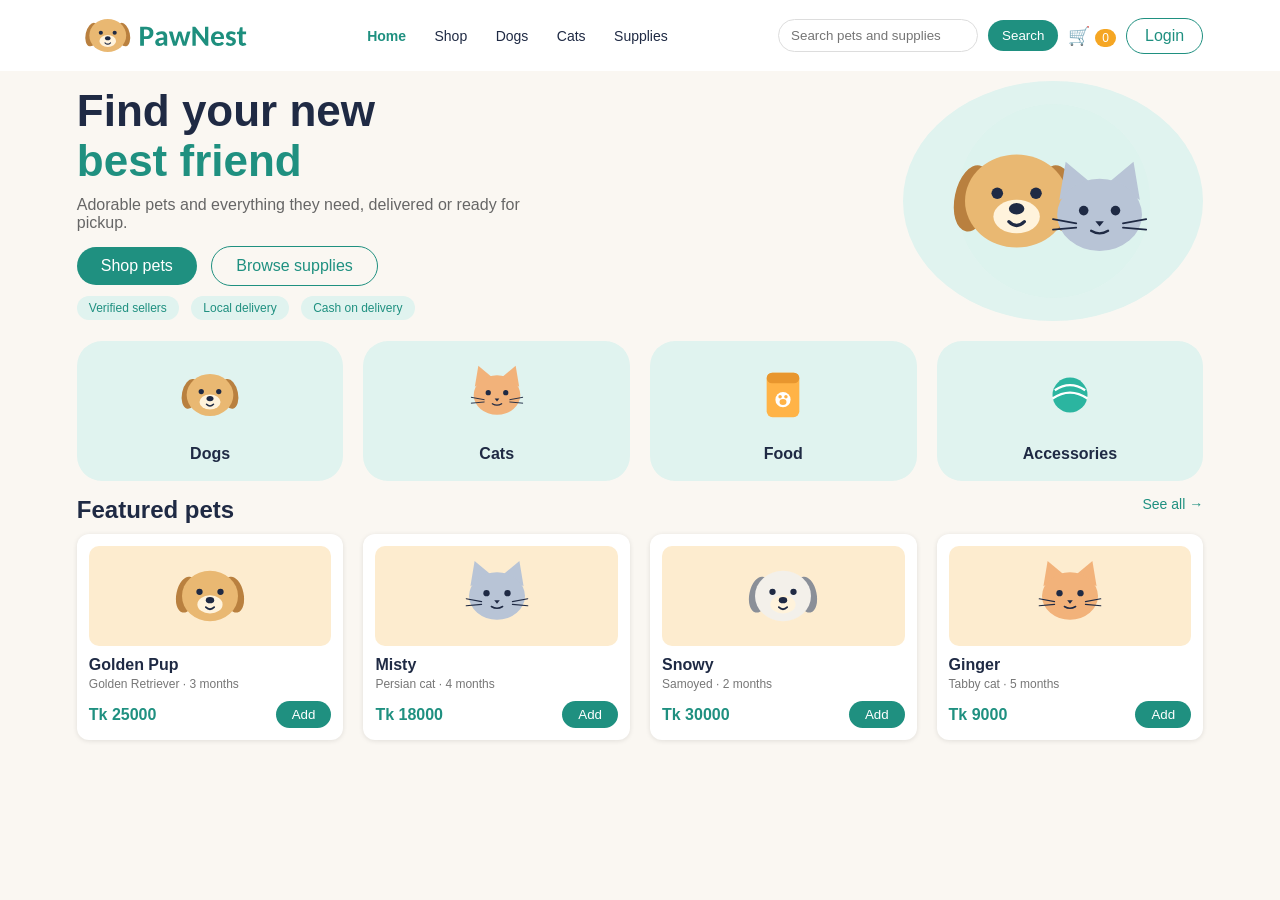
<file: index.html>
<!DOCTYPE html>
<html lang="en">
<head>
  <meta charset="UTF-8">
  <meta name="viewport" content="width=device-width, initial-scale=1.0">
  <title>PawNest - Home</title>
  <link rel="icon" href="PawNest_Assets/favicon/favicon.ico">
  <link rel="icon" type="image/svg+xml" href="PawNest_Assets/favicon/favicon.svg">
  <link rel="apple-touch-icon" href="PawNest_Assets/favicon/favicon-180.png">
  <link rel="stylesheet" href="css/style.css">
</head>
<body>

  <nav class="navbar">
    <div class="logo">
      <a href="index.html">
        <img src="PawNest_Assets/logo/logo-horizontal.svg" alt="PawNest">
      </a>
    </div>

    <div class="nav-links">
      <a href="index.html" class="active">Home</a>
      <a href="shop.html">Shop</a>
      <a href="dogs.html">Dogs</a>
      <a href="cats.html">Cats</a>
      <a href="supplies.html">Supplies</a>
    </div>

    <div class="nav-right">
      <input type="text" id="searchBox" placeholder="Search pets and supplies">
      <button id="searchBtn" class="small-btn">Search</button>
      <a href="cart.html" class="cart">🛒 <span id="cartCount">0</span></a>
      <a href="Login.html" class="login-btn">Login</a>
    </div>
  </nav>

  <section class="hero">
    <div class="hero-text">
      <h1>Find your new<br><span>best friend</span></h1>
      <p>Adorable pets and everything they need, delivered or ready for pickup.</p>

      <div class="hero-buttons">
        <a href="shop.html" class="btn-main">Shop pets</a>
        <a href="supplies.html" class="btn-outline">Browse supplies</a>
      </div>

      <div class="tags">
        <span>Verified sellers</span>
        <span>Local delivery</span>
        <span>Cash on delivery</span>
      </div>
    </div>

    <div class="hero-image">
      <img src="PawNest_Assets/mascots/hero-dog-and-cat.svg" alt="PawNest dog and cat mascots">
    </div>
  </section>

  <section class="categories">
    <a href="dogs.html" class="category-box">
      <img src="PawNest_Assets/mascots/dog-golden.svg" alt="Dogs">
      Dogs
    </a>

    <a href="cats.html" class="category-box">
      <img src="PawNest_Assets/mascots/cat-orange.svg" alt="Cats">
      Cats
    </a>

    <a href="supplies.html" class="category-box">
      <img src="PawNest_Assets/products/dog-food-bag.svg" alt="Food">
      Food
    </a>

    <a href="supplies.html" class="category-box">
      <img src="PawNest_Assets/products/toy-ball.svg" alt="Accessories">
      Accessories
    </a>
  </section>

  <section class="featured">
    <div class="featured-title">
      <h2>Featured pets</h2>
      <a href="shop.html">See all →</a>
    </div>

    <div class="pet-list" id="petList"></div>
  </section>

  <script src="js/script.js"></script>
</body>
</html>
</file>
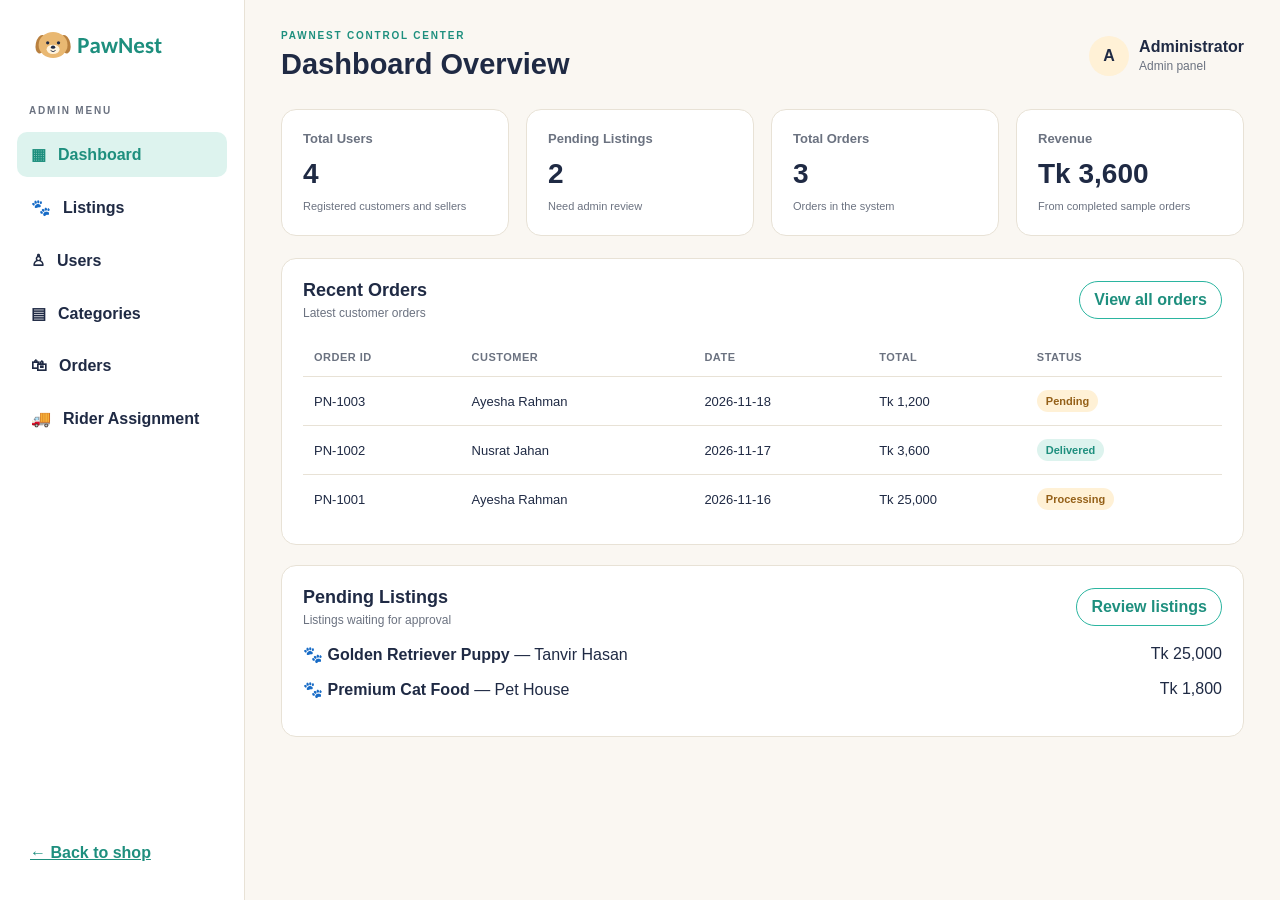
<file: admin.html>
<!DOCTYPE html>
<html lang="en">
<head>
  <meta charset="UTF-8">
  <meta name="viewport" content="width=device-width, initial-scale=1.0">
  <title>Admin Dashboard | PawNest</title>
  <link rel="icon" href="PawNest_Assets/favicon/favicon.svg" type="image/svg+xml">
  <link rel="stylesheet" href="css/colors.css">
  <link rel="stylesheet" href="css/admin.css">
  <script src="js/admin.js" defer></script>
</head>
<body>
  <aside class="sidebar">
    <a href="index.html" class="brand"><img src="PawNest_Assets/logo/logo-horizontal.svg" alt="PawNest"></a>
    <p class="side-label">ADMIN MENU</p>
    <button class="side-link active" data-view="dashboard">▦ <span>Dashboard</span></button>
    <button class="side-link" data-view="listings">🐾 <span>Listings</span></button>
    <button class="side-link" data-view="users">♙ <span>Users</span></button>
    <button class="side-link" data-view="categories">▤ <span>Categories</span></button>
    <button class="side-link" data-view="orders">🛍 <span>Orders</span></button>
    <button class="side-link" data-view="riders">🚚 <span>Rider Assignment</span></button>
    <a class="back-shop" href="shop.html">← Back to shop</a>
  </aside>

  <main class="admin-main">
    <header class="admin-topbar">
      <div><p class="eyebrow">PAWNEST CONTROL CENTER</p><h1 id="page-title">Dashboard Overview</h1></div>
      <div class="admin-user"><span class="admin-avatar">A</span><span><strong>Administrator</strong><small>Admin panel</small></span></div>
    </header>

    <section class="view active" id="view-dashboard">
      <div class="stats-grid">
        <article class="stat-card"><span>Total Users</span><strong id="stat-users">0</strong><small>Registered customers and sellers</small></article>
        <article class="stat-card"><span>Pending Listings</span><strong id="stat-pending">0</strong><small>Need admin review</small></article>
        <article class="stat-card"><span>Total Orders</span><strong id="stat-orders">0</strong><small>Orders in the system</small></article>
        <article class="stat-card"><span>Revenue</span><strong id="stat-revenue">Tk 0</strong><small>From completed sample orders</small></article>
      </div>
      <div class="content-card"><div class="section-head"><div><h2>Recent Orders</h2><p>Latest customer orders</p></div><button class="outline-btn" data-go="orders">View all orders</button></div>
        <div class="table-wrap"><table><thead><tr><th>Order ID</th><th>Customer</th><th>Date</th><th>Total</th><th>Status</th></tr></thead><tbody id="recent-orders"></tbody></table></div>
      </div>
      <div class="content-card"><div class="section-head"><div><h2>Pending Listings</h2><p>Listings waiting for approval</p></div><button class="outline-btn" data-go="listings">Review listings</button></div><div id="pending-preview"></div></div>
    </section>

    <section class="view" id="view-listings">
      <div class="content-card"><div class="section-head"><div><h2>Listing Management</h2><p>Approve or reject seller-submitted pets and products</p></div></div>
      <div class="table-wrap"><table><thead><tr><th>Listing</th><th>Seller</th><th>Category</th><th>Price</th><th>Status</th><th>Action</th></tr></thead><tbody id="listings-table"></tbody></table></div></div>
    </section>

    <section class="view" id="view-users">
      <div class="content-card"><div class="section-head"><div><h2>User Management</h2><p>View and manage customer, seller and rider accounts</p></div></div>
      <div class="table-wrap"><table><thead><tr><th>Name</th><th>Email</th><th>Role</th><th>Status</th><th>Action</th></tr></thead><tbody id="users-table"></tbody></table></div></div>
    </section>

    <section class="view" id="view-categories">
      <div class="content-card"><div class="section-head"><div><h2>Category Management</h2><p>Add or remove shop categories</p></div></div>
      <form id="category-form" class="inline-form"><input id="category-name" type="text" placeholder="Enter category name" required maxlength="35"><button class="primary-btn">Add Category</button></form>
      <div id="category-list" class="category-list"></div></div>
    </section>

    <section class="view" id="view-orders">
      <div class="content-card"><div class="section-head"><div><h2>Order Management</h2><p>Monitor customer orders and update their status</p></div></div>
      <div class="table-wrap"><table><thead><tr><th>Order ID</th><th>Customer</th><th>Items</th><th>Total</th><th>Status</th><th>Update status</th></tr></thead><tbody id="orders-table"></tbody></table></div></div>
    </section>

    <section class="view" id="view-riders">
      <div class="content-card"><div class="section-head"><div><h2>Rider Assignment</h2><p>Assign a delivery rider to each order</p></div></div>
      <div class="table-wrap"><table><thead><tr><th>Order ID</th><th>Customer</th><th>Delivery Address</th><th>Assigned Rider</th><th>Action</th></tr></thead><tbody id="riders-table"></tbody></table></div></div>
    </section>
    <p id="admin-message" class="toast" role="status"></p>
  </main>
</body>
</html>
</file>
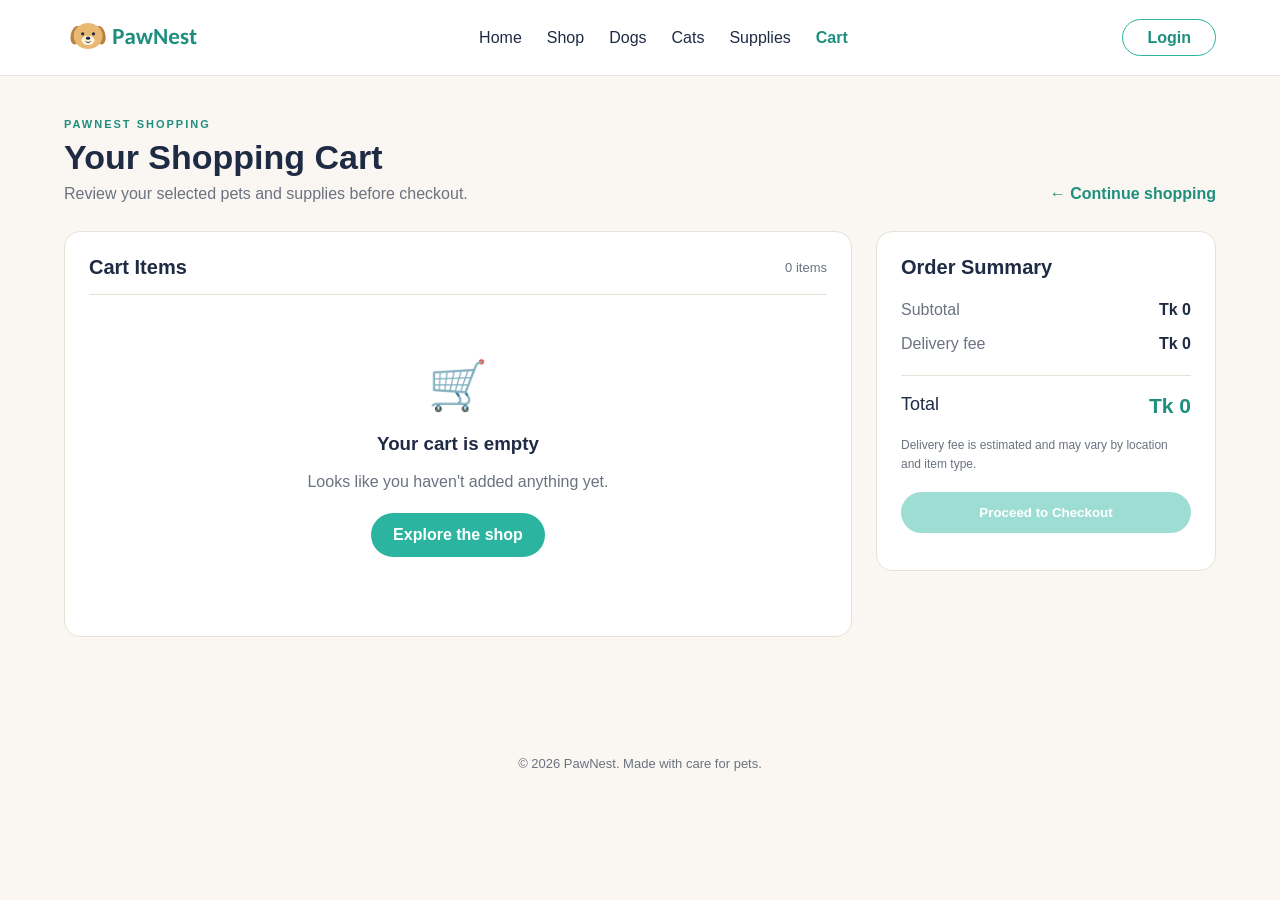
<file: cart.html>
<!DOCTYPE html>
<html lang="en">
<head>
  <meta charset="UTF-8">
  <meta name="viewport" content="width=device-width, initial-scale=1.0">
  <title>Your Cart | PawNest</title>
  <link rel="icon" href="PawNest_Assets/favicon/favicon.svg" type="image/svg+xml">
  <link rel="stylesheet" href="css/colors.css">
  <link rel="stylesheet" href="css/cart.css">
  <script src="js/cart.js" defer></script>
</head>
<body>
  <header class="pn-header">
    <a href="index.html"><img src="PawNest_Assets/logo/logo-horizontal.svg" alt="PawNest" class="logo"></a>
    <nav>
      <a href="index.html">Home</a><a href="shop.html">Shop</a>
      <a href="dogs.html">Dogs</a><a href="cats.html">Cats</a>
      <a href="supplies.html">Supplies</a><a href="cart.html" class="active">Cart</a>
    </nav>
    <div class="header-right"><a class="login-btn" href="login.html">Login</a></div>
  </header>

  <main class="cart-page">
    <div class="page-heading">
      <div><p class="eyebrow">PAWNEST SHOPPING</p><h1>Your Shopping Cart</h1>
      <p class="muted">Review your selected pets and supplies before checkout.</p></div>
      <a class="continue-link" href="shop.html">← Continue shopping</a>
    </div>

    <div class="cart-layout">
      <section class="cart-panel">
        <div class="panel-heading"><h2>Cart Items</h2><span id="item-count">0 items</span></div>
        <div id="cart-items"></div>
        <div id="empty-cart" class="empty-state" hidden>
          <div class="empty-icon">🛒</div><h3>Your cart is empty</h3>
          <p>Looks like you haven't added anything yet.</p><a class="primary-btn" href="shop.html">Explore the shop</a>
        </div>
      </section>

      <aside class="summary-panel">
        <h2>Order Summary</h2>
        <div class="summary-line"><span>Subtotal</span><strong id="subtotal">Tk 0</strong></div>
        <div class="summary-line"><span>Delivery fee</span><strong id="delivery">Tk 0</strong></div>
        <div class="summary-line total"><span>Total</span><strong id="total">Tk 0</strong></div>
        <p class="delivery-note">Delivery fee is estimated and may vary by location and item type.</p>
        <button id="checkout-btn" class="primary-btn full-width">Proceed to Checkout</button>
        <p id="checkout-message" class="message" role="status"></p>
      </aside>
    </div>
  </main>
  <footer class="pn-footer">© 2026 PawNest. Made with care for pets.</footer>
</body>
</html>
</file>
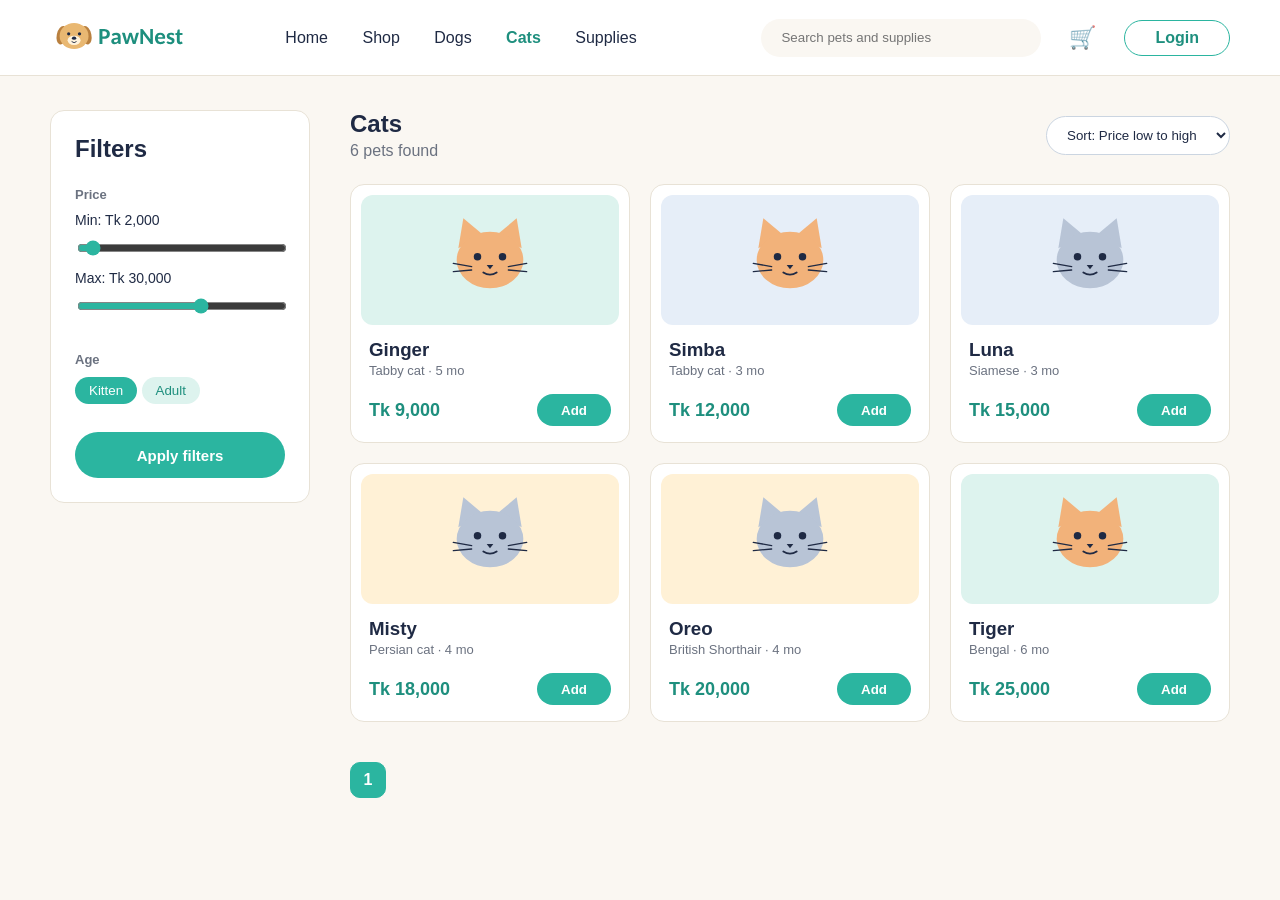
<file: cats.html>
<!DOCTYPE html>
<html lang="en">
<head>
  <meta charset="UTF-8">
  <meta name="viewport" content="width=device-width, initial-scale=1.0">
  <title>Cats | PawNest</title>

  <link rel="icon" href="PawNest_Assets/favicon/favicon.svg" type="image/svg+xml">
  <link rel="stylesheet" href="css/colors.css">
  <link rel="stylesheet" href="css/shop.css">
  <script src="js/shop.js" defer></script>
</head>
<body>

  <!--  Header  -->
  <header>
    <a href="index.html">
      <img src="PawNest_Assets/logo/logo-horizontal.svg" alt="PawNest" class="logo">
    </a>

    <nav>
      <a href="index.html">Home</a>
      <a href="shop.html">Shop</a>
      <a href="dogs.html">Dogs</a>
      <a href="cats.html" class="active">Cats</a>
      <a href="supplies.html">Supplies</a>
    </nav>

    <div class="header-right">
      <input type="text" id="search" placeholder="Search pets and supplies">
      <a href="cart.html" class="cart">🛒<span id="cart-count">0</span></a>
      <a href="Login.html" class="login-btn">Login</a>
    </div>
  </header>

  <!--  Main  -->
  <main>

    <!-- Filters (left side) -->
    <aside class="filters">
      <h2>Filters</h2>

      <h3>Price</h3>
      <label>Min: Tk <span id="min-text">2,000</span></label>
      <input type="range" id="min-price" min="0" max="50000" step="500" value="2000">
      <label>Max: Tk <span id="max-text">30,000</span></label>
      <input type="range" id="max-price" min="0" max="50000" step="500" value="30000">

      <h3>Age</h3>
      <button class="age-btn active" data-age="young">Kitten</button>
      <button class="age-btn" data-age="adult">Adult</button>

      <button id="apply-btn">Apply filters</button>
    </aside>

    <!-- Results (right side) -->
    <section class="results">

      <div class="results-top">
        <div>
          <h1 id="title" data-fixed="yes">Cats</h1>
          <p><span id="count">6</span> pets found</p>
        </div>

        <select id="sort">
          <option value="price-low">Sort: Price low to high</option>
          <option value="price-high">Sort: Price high to low</option>
          <option value="name">Sort: Name A to Z</option>
        </select>
      </div>

      <div class="grid" id="grid">

        <div class="card" data-name="Misty" data-price="18000" data-category="Cats" data-age="young">
          <div class="card-image cream">
            <img src="PawNest_Assets/mascots/cat-grey.svg" alt="Persian cat">
          </div>
          <h3>Misty</h3>
          <p>Persian cat · 4 mo</p>
          <div class="card-bottom">
            <span class="price">Tk 18,000</span>
            <button class="add-btn">Add</button>
          </div>
        </div>

        <div class="card" data-name="Ginger" data-price="9000" data-category="Cats" data-age="young">
          <div class="card-image mint">
            <img src="PawNest_Assets/mascots/cat-orange.svg" alt="Tabby cat">
          </div>
          <h3>Ginger</h3>
          <p>Tabby cat · 5 mo</p>
          <div class="card-bottom">
            <span class="price">Tk 9,000</span>
            <button class="add-btn">Add</button>
          </div>
        </div>

        <div class="card" data-name="Luna" data-price="15000" data-category="Cats" data-age="young">
          <div class="card-image blue">
            <img src="PawNest_Assets/mascots/cat-grey.svg" alt="Siamese cat">
          </div>
          <h3>Luna</h3>
          <p>Siamese · 3 mo</p>
          <div class="card-bottom">
            <span class="price">Tk 15,000</span>
            <button class="add-btn">Add</button>
          </div>
        </div>

        <div class="card" data-name="Oreo" data-price="20000" data-category="Cats" data-age="young">
          <div class="card-image cream">
            <img src="PawNest_Assets/mascots/cat-grey.svg" alt="British Shorthair">
          </div>
          <h3>Oreo</h3>
          <p>British Shorthair · 4 mo</p>
          <div class="card-bottom">
            <span class="price">Tk 20,000</span>
            <button class="add-btn">Add</button>
          </div>
        </div>

        <div class="card" data-name="Tiger" data-price="25000" data-category="Cats" data-age="young">
          <div class="card-image mint">
            <img src="PawNest_Assets/mascots/cat-orange.svg" alt="Bengal cat">
          </div>
          <h3>Tiger</h3>
          <p>Bengal · 6 mo</p>
          <div class="card-bottom">
            <span class="price">Tk 25,000</span>
            <button class="add-btn">Add</button>
          </div>
        </div>

        <div class="card" data-name="Simba" data-price="12000" data-category="Cats" data-age="young">
          <div class="card-image blue">
            <img src="PawNest_Assets/mascots/cat-orange.svg" alt="Tabby cat">
          </div>
          <h3>Simba</h3>
          <p>Tabby cat · 3 mo</p>
          <div class="card-bottom">
            <span class="price">Tk 12,000</span>
            <button class="add-btn">Add</button>
          </div>
        </div>

        <div class="card" data-name="Shadow" data-price="12000" data-category="Cats" data-age="adult">
          <div class="card-image cream">
            <img src="PawNest_Assets/mascots/cat-grey.svg" alt="Russian Blue">
          </div>
          <h3>Shadow</h3>
          <p>Russian Blue · 2 yr</p>
          <div class="card-bottom">
            <span class="price">Tk 12,000</span>
            <button class="add-btn">Add</button>
          </div>
        </div>

        <div class="card" data-name="Mimi" data-price="10000" data-category="Cats" data-age="adult">
          <div class="card-image mint">
            <img src="PawNest_Assets/mascots/cat-grey.svg" alt="Persian cat">
          </div>
          <h3>Mimi</h3>
          <p>Persian cat · 3 yr</p>
          <div class="card-bottom">
            <span class="price">Tk 10,000</span>
            <button class="add-btn">Add</button>
          </div>
        </div>

        <div class="card" data-name="Leo" data-price="28000" data-category="Cats" data-age="adult">
          <div class="card-image blue">
            <img src="PawNest_Assets/mascots/cat-orange.svg" alt="Maine Coon">
          </div>
          <h3>Leo</h3>
          <p>Maine Coon · 2 yr</p>
          <div class="card-bottom">
            <span class="price">Tk 28,000</span>
            <button class="add-btn">Add</button>
          </div>
        </div>

      </div>

      <!-- page numbers are made by shop.js -->
      <div class="pagination" id="pagination"></div>

    </section>
  </main>

</body>
</html>
</file>
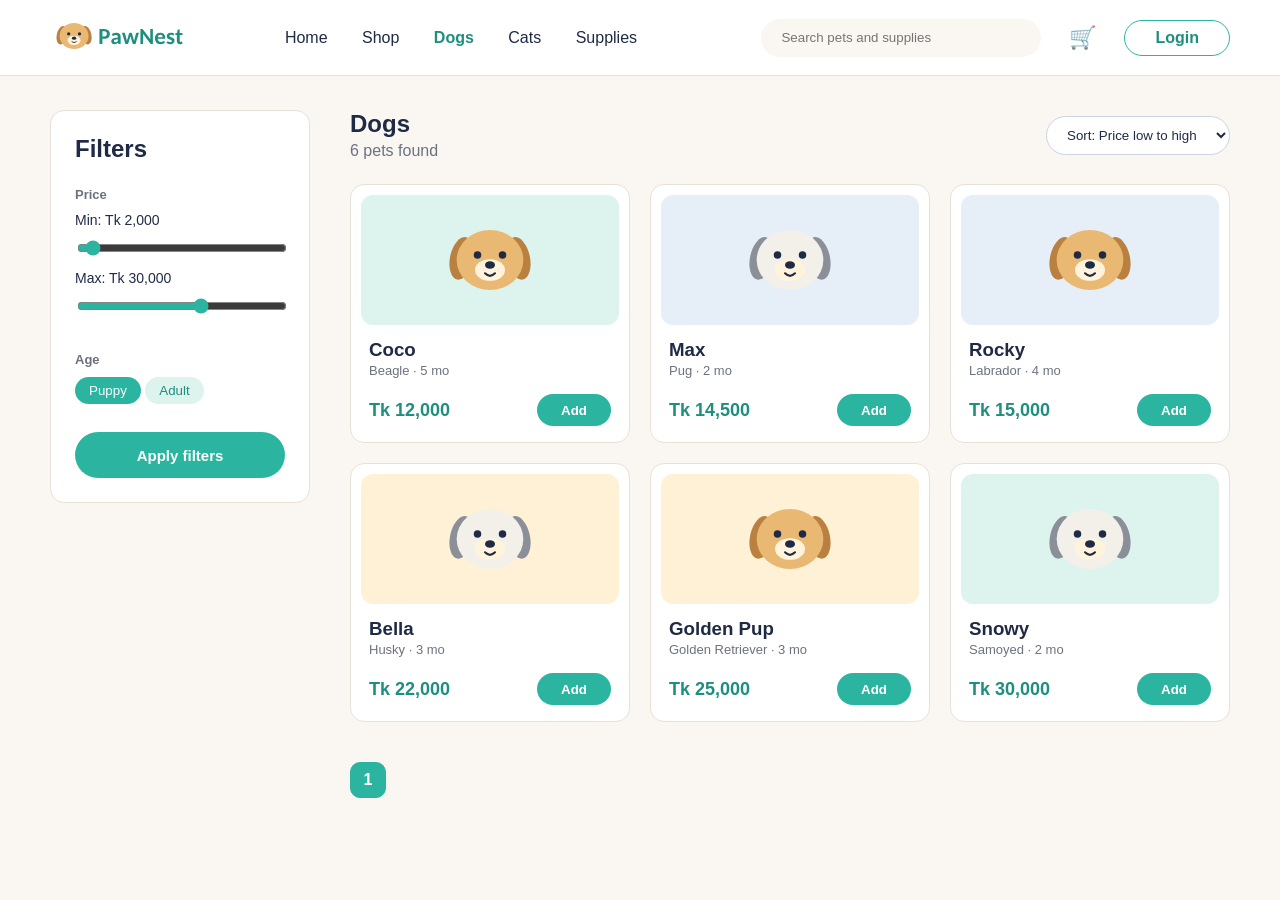
<file: dogs.html>
<!DOCTYPE html>
<html lang="en">
<head>
  <meta charset="UTF-8">
  <meta name="viewport" content="width=device-width, initial-scale=1.0">
  <title>Dogs | PawNest</title>

  <link rel="icon" href="PawNest_Assets/favicon/favicon.svg" type="image/svg+xml">
  <link rel="stylesheet" href="css/colors.css">
  <link rel="stylesheet" href="css/shop.css">
  <script src="js/shop.js" defer></script>
</head>
<body>

  <!--  Header  -->
  <header>
    <a href="index.html">
      <img src="PawNest_Assets/logo/logo-horizontal.svg" alt="PawNest" class="logo">
    </a>

    <nav>
      <a href="index.html">Home</a>
      <a href="shop.html">Shop</a>
      <a href="dogs.html" class="active">Dogs</a>
      <a href="cats.html">Cats</a>
      <a href="supplies.html">Supplies</a>
    </nav>

    <div class="header-right">
      <input type="text" id="search" placeholder="Search pets and supplies">
      <a href="cart.html" class="cart">🛒<span id="cart-count">0</span></a>
      <a href="Login.html" class="login-btn">Login</a>
    </div>
  </header>

  <!--  Main  -->
  <main>

    <!-- Filters (left side) -->
    <aside class="filters">
      <h2>Filters</h2>

      <h3>Price</h3>
      <label>Min: Tk <span id="min-text">2,000</span></label>
      <input type="range" id="min-price" min="0" max="50000" step="500" value="2000">
      <label>Max: Tk <span id="max-text">30,000</span></label>
      <input type="range" id="max-price" min="0" max="50000" step="500" value="30000">

      <h3>Age</h3>
      <button class="age-btn active" data-age="young">Puppy</button>
      <button class="age-btn" data-age="adult">Adult</button>

      <button id="apply-btn">Apply filters</button>
    </aside>

    <!-- Results (right side) -->
    <section class="results">

      <div class="results-top">
        <div>
          <h1 id="title" data-fixed="yes">Dogs</h1>
          <p><span id="count">6</span> pets found</p>
        </div>

        <select id="sort">
          <option value="price-low">Sort: Price low to high</option>
          <option value="price-high">Sort: Price high to low</option>
          <option value="name">Sort: Name A to Z</option>
        </select>
      </div>

      <div class="grid" id="grid">

        <div class="card" data-name="Golden Pup" data-price="25000" data-category="Dogs" data-age="young">
          <div class="card-image cream">
            <img src="PawNest_Assets/mascots/dog-golden.svg" alt="Golden Retriever">
          </div>
          <h3>Golden Pup</h3>
          <p>Golden Retriever · 3 mo</p>
          <div class="card-bottom">
            <span class="price">Tk 25,000</span>
            <button class="add-btn">Add</button>
          </div>
        </div>

        <div class="card" data-name="Snowy" data-price="30000" data-category="Dogs" data-age="young">
          <div class="card-image mint">
            <img src="PawNest_Assets/mascots/dog-white.svg" alt="Samoyed">
          </div>
          <h3>Snowy</h3>
          <p>Samoyed · 2 mo</p>
          <div class="card-bottom">
            <span class="price">Tk 30,000</span>
            <button class="add-btn">Add</button>
          </div>
        </div>

        <div class="card" data-name="Rocky" data-price="15000" data-category="Dogs" data-age="young">
          <div class="card-image blue">
            <img src="PawNest_Assets/mascots/dog-golden.svg" alt="Labrador">
          </div>
          <h3>Rocky</h3>
          <p>Labrador · 4 mo</p>
          <div class="card-bottom">
            <span class="price">Tk 15,000</span>
            <button class="add-btn">Add</button>
          </div>
        </div>

        <div class="card" data-name="Bella" data-price="22000" data-category="Dogs" data-age="young">
          <div class="card-image cream">
            <img src="PawNest_Assets/mascots/dog-white.svg" alt="Husky">
          </div>
          <h3>Bella</h3>
          <p>Husky · 3 mo</p>
          <div class="card-bottom">
            <span class="price">Tk 22,000</span>
            <button class="add-btn">Add</button>
          </div>
        </div>

        <div class="card" data-name="Coco" data-price="12000" data-category="Dogs" data-age="young">
          <div class="card-image mint">
            <img src="PawNest_Assets/mascots/dog-golden.svg" alt="Beagle">
          </div>
          <h3>Coco</h3>
          <p>Beagle · 5 mo</p>
          <div class="card-bottom">
            <span class="price">Tk 12,000</span>
            <button class="add-btn">Add</button>
          </div>
        </div>

        <div class="card" data-name="Max" data-price="14500" data-category="Dogs" data-age="young">
          <div class="card-image blue">
            <img src="PawNest_Assets/mascots/dog-white.svg" alt="Pug">
          </div>
          <h3>Max</h3>
          <p>Pug · 2 mo</p>
          <div class="card-bottom">
            <span class="price">Tk 14,500</span>
            <button class="add-btn">Add</button>
          </div>
        </div>

        <div class="card" data-name="Buddy" data-price="18000" data-category="Dogs" data-age="adult">
          <div class="card-image cream">
            <img src="PawNest_Assets/mascots/dog-golden.svg" alt="Labrador">
          </div>
          <h3>Buddy</h3>
          <p>Labrador · 3 yr</p>
          <div class="card-bottom">
            <span class="price">Tk 18,000</span>
            <button class="add-btn">Add</button>
          </div>
        </div>

        <div class="card" data-name="Duke" data-price="20000" data-category="Dogs" data-age="adult">
          <div class="card-image mint">
            <img src="PawNest_Assets/mascots/dog-white.svg" alt="German Shepherd">
          </div>
          <h3>Duke</h3>
          <p>German Shepherd · 4 yr</p>
          <div class="card-bottom">
            <span class="price">Tk 20,000</span>
            <button class="add-btn">Add</button>
          </div>
        </div>

        <div class="card" data-name="Daisy" data-price="9000" data-category="Dogs" data-age="adult">
          <div class="card-image blue">
            <img src="PawNest_Assets/mascots/dog-golden.svg" alt="Beagle">
          </div>
          <h3>Daisy</h3>
          <p>Beagle · 2 yr</p>
          <div class="card-bottom">
            <span class="price">Tk 9,000</span>
            <button class="add-btn">Add</button>
          </div>
        </div>

      </div>

      <!-- page numbers are made by shop.js -->
      <div class="pagination" id="pagination"></div>

    </section>
  </main>

</body>
</html>
</file>
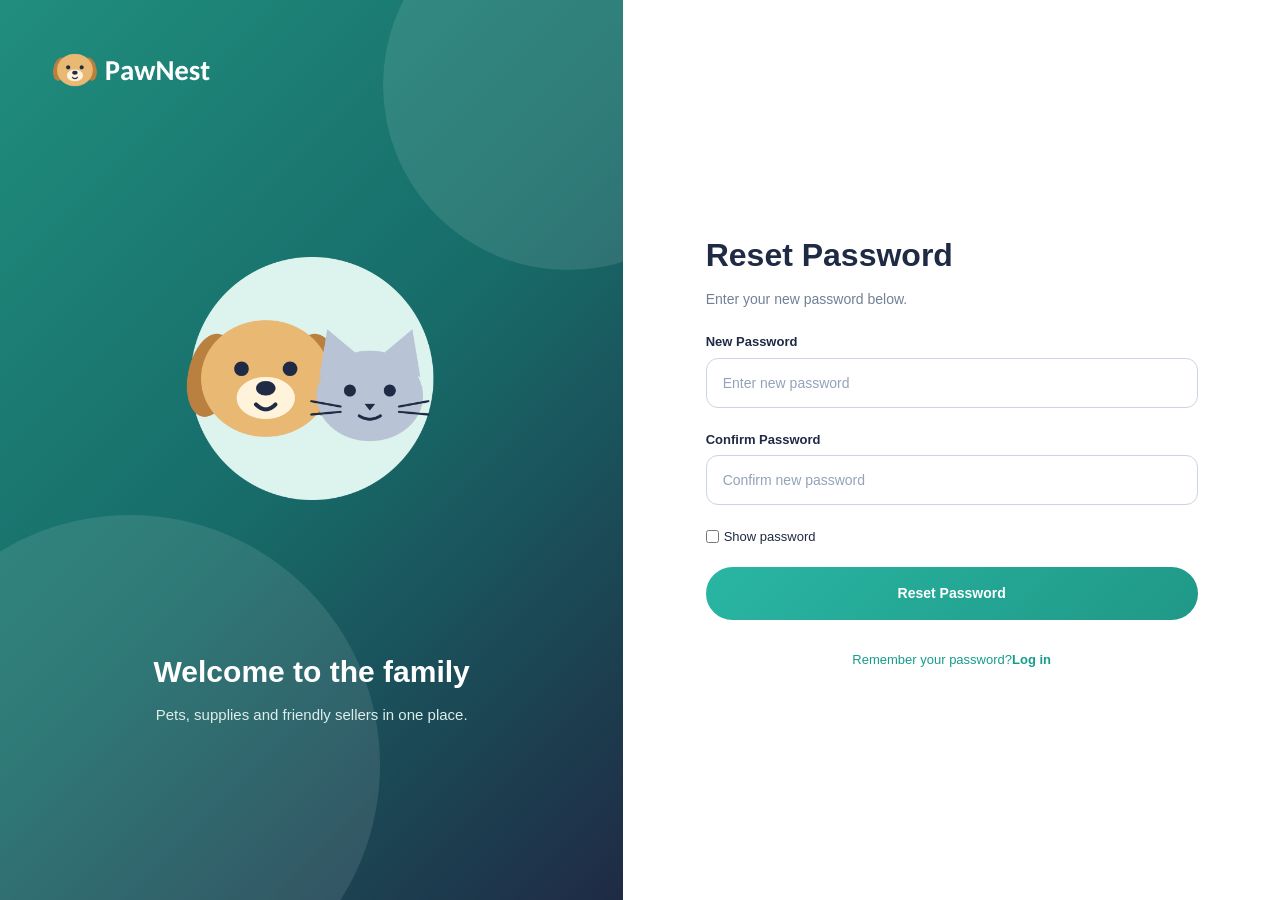
<file: forgotPassword.html>
<!DOCTYPE html>
<html lang = "en">
    <head>
        <meta charset = "UTF-8">
        <title>PawNest-Forgot Password</title>
        <link rel = "stylesheet" href = "css\login_register.css">
    </head>
    <body class = "container">
        <div class = "welcomeSection">

            <div class = "logo">
                <img src = "PawNest_Assets\logo\logo-horizontal-white.png" alt ="PawNest Logo">
            </div>

            <div class = "heroDog">
                <img src = "PawNest_Assets\mascots\hero-dog-and-cat.png" alt = "Dog and Cat">
            </div>
            
            <div class = "welcomeText">
                <h1>Welcome to the family</h1>
                <p>Pets, supplies and friendly sellers in one place.</p>
            </div>

        </div>
        <div class="loginSection">
            <div class="loginCard">

                <h1>Reset Password</h1>
                <p class="subtitle">Enter your new password below.</p>

                <form id="forgotPasswordForm" novalidate>
                    <div class="form-group">
                        <label for="newPassword">New Password</label>
                        <input type="password" id="newPassword" name="newPassword" placeholder="Enter new password">
                        <span class="error" id="newPasswordError"></span>
                    </div>

                    <div class="form-group">
                        <label for="confirmPassword">Confirm Password</label>
                        <input type="password" id="confirmPassword" name="confirmPassword" placeholder="Confirm new password">
                        <span class="error" id="confirmPasswordError"></span>
                    </div>

                    <div class="options">
                        <label>
                            <input type="checkbox" id="showPassword">Show password
                        </label>
                    </div>

                    <button type="submit" class="btn">Reset Password</button>

                    <div class="register-section">
                        <p>Remember your password?<a href="Login.html">Log in</a></p>
                    </div>

                </form>
            </div>
        </div>

        <script src="js\forgotPassword.js"></script>
        
    </body>
</html>
</file>
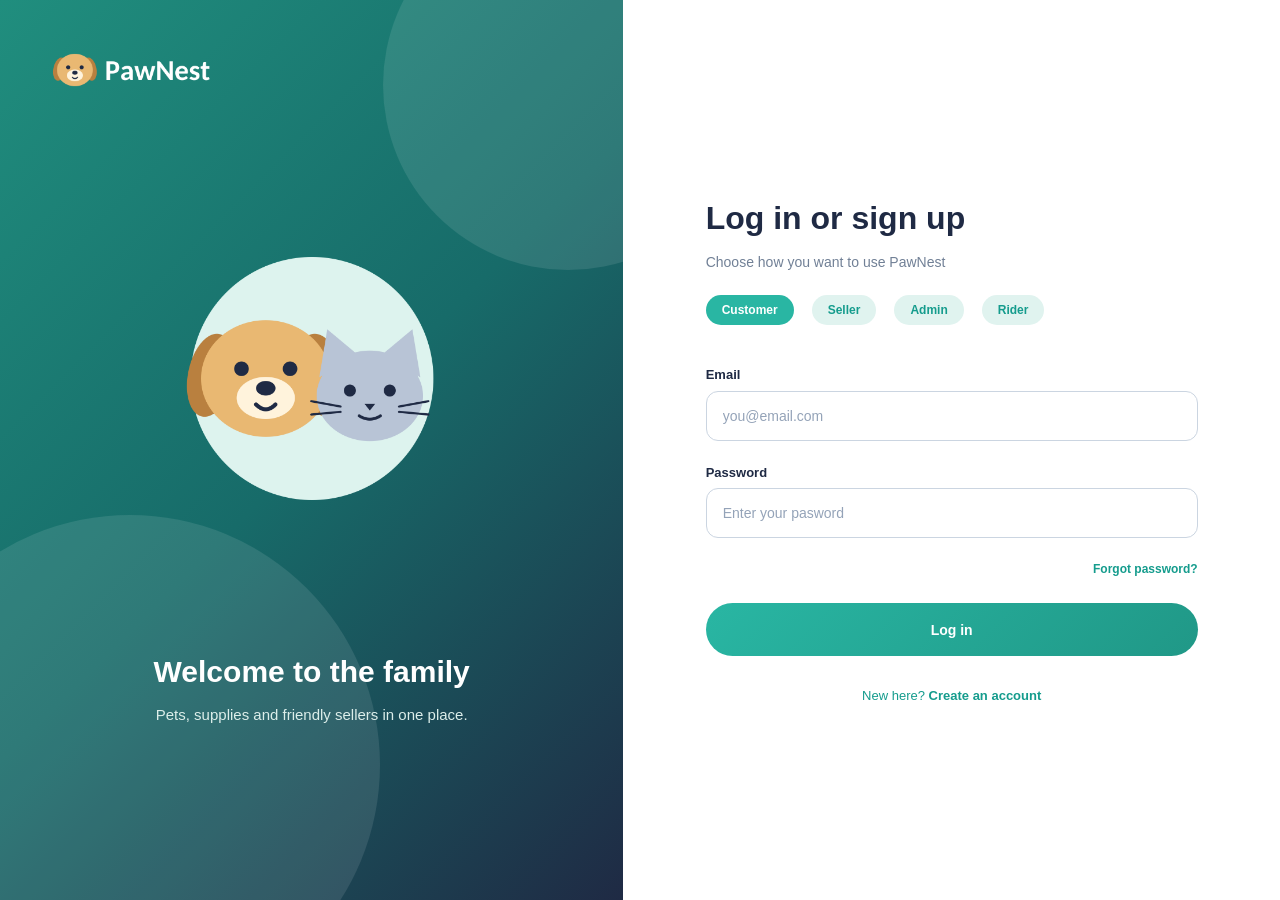
<file: Login.html>
<!DOCTYPE html>
<html lang = "en">
    <head>
        <meta charset = "UTF-8">
        <title>PawNest-Login</title>
        <link rel="icon" href="PawNest_Assets/favicon/favicon.svg" type="image/svg+xml">
        <link rel = "stylesheet" href = "css\login_register.css">
    </head>
    <body class = "container">
        <div class = "welcomeSection">

            <div class = "logo">
                <img src = "PawNest_Assets\logo\logo-horizontal-white.png" alt ="PawNest Logo">
            </div>

            <div class = "heroDog">
                <img src = "PawNest_Assets\mascots\hero-dog-and-cat.png" alt = "Dog and Cat">
            </div>

            <div class = "welcomeText">
                <h1>Welcome to the family</h1>
                <p>Pets, supplies and friendly sellers in one place.</p>
            </div>
        </div>

        <div class ="loginSection">
            <div class = "loginCard">

                <h1>Log in or sign up</h1>
                <p class = " subtitle">Choose how you want to use PawNest</p>

                <div class = "userRole">

                    <label class = "role">
                        <input type="radio" name="role" value="customer" checked>Customer
                    </label>
                     <label class = "role">
                        <input type="radio" name="role" value="seller">Seller
                    </label>
                     <label class = "role">
                        <input type="radio" name="role" value="admin">Admin
                    </label>
                     <label class = "role">
                        <input type="radio" name="role" value="rider">Rider
                    </label>
                </div>

                <span class ="error" id="roleError"></span>


                <form action="dashboard.html" method="get" id="login_form"  novalidate>
                    <div class="form-group">
                        <label for="email">Email</label>
                        <input type="text" id="email" name="email" placeholder="you@email.com"required>
                        <span class ="error" id="emailError"></span>
                    </div>

                    <div class="form-group">
                        <label for="password">Password</label>
                        <input type="password" id="password" name="password" placeholder="Enter your pasword" required>
                        <span class="error" id="passwordError"></span>
                    </div>

                    <div class="form-row">
                        <a href="forgotPassword.html">Forgot password?</a>
                    </div>

                    <button type="submit" class="btn">Log in </button>

                     <div class="register-section">
                         <p>
                             New here?
                             <a href="register.html">Create an account</a>
                         </p>
                     </div>
                </form>
            </div>
        </div>

        <script src="js\login.js"></script>

    </body>
</html>
</file>
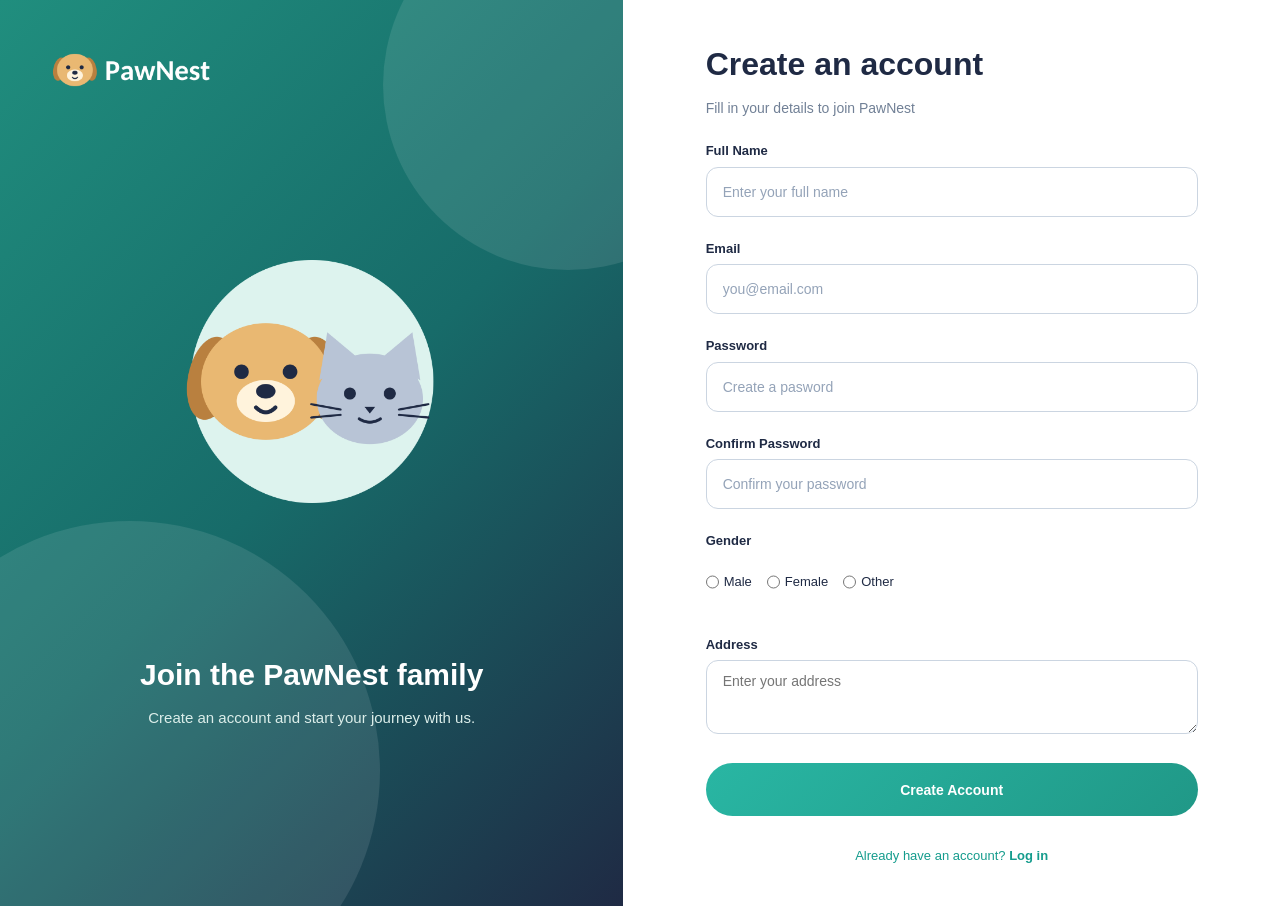
<file: register.html>
<!DOCTYPE html>
<html lang = "en">
    <head>
        <meta charset = "UTF-8">
        <title>PawNest-Login</title>
        <link rel = "stylesheet" href = "css\login_register.css">
    </head>
    <body class = "container">
        <div class = "welcomeSection">

            <div class = "logo">
                <img src = "PawNest_Assets\logo\logo-horizontal-white.png" alt ="PawNest Logo">
            </div>

            <div class = "heroDog">
                <img src = "PawNest_Assets\mascots\hero-dog-and-cat.png" alt = "Dog and Cat">
            </div>
            
            <div class = "welcomeText">
                <h1>Join the PawNest family</h1>
                <p>Create an account and start your journey with us.</p>
            </div>
        </div>
        
        <div class ="loginSection">
            <div class = "loginCard">

                <h1>Create an account</h1>
                <p class = " subtitle">Fill in your details to join PawNest</p>
                <form id="registerForm" novalidate>

                    <div class="form-group">
                        <label for="name">Full Name</label>
                        <input type="text" id="name" placeholder="Enter your full name">
                        <span class="error" id="nameError"></span>
                    </div>                      


                    <div class="form-group">
                        <label for="email">Email</label>
                        <input type="text" id="email" name="email" placeholder="you@email.com"required>
                        <span class ="error" id="emailError"></span>
                    </div>

                    <div class="form-group">
                        <label for="password">Password</label>
                        <input type="password" id="password" name="password" placeholder="Create a pasword" required>
                        <span class="error" id="passwordError"></span>
                    </div>

                    <div class="form-group">
                        <label for="confirmPassword">Confirm Password</label>
                        <input type="password" id="confirmPassword" name="confirmPassword" placeholder="Confirm your password">
                        <span class="error" id="confirmPasswordError"></span>
                    </div>

                    <div class="form-group">
                        <label>Gender</label>
                        <div class="options">
                            <label>
                                <input type="radio" name="gender" value="Male">Male
                            </label>
                            <label>
                                <input type="radio" name="gender" value="Female">Female
                            </label>
                            <label>
                                <input type="radio" name="gender" value="Other">Other
                            </label>
                        </div>

                        <span class="error" id="genderError"></span>
                    </div>

                    <div class="form-group">
                        <label for="address">Address</label>
                        <textarea id="address" name="address" rows="3" placeholder="Enter your address"></textarea>
                        <span class="error" id="addressError"></span>
                    </div>

                    <button type="submit" class="btn">Create Account</button>

                    <div class="register-section">
                        <p>
                            Already have an account?
                            <a href="Login.html">Log in</a>
                        </p>
                    </div>

                </form>
            </div>
        </div>

        <script src="js\register.js"></script>
    </body>
</html>
</file>
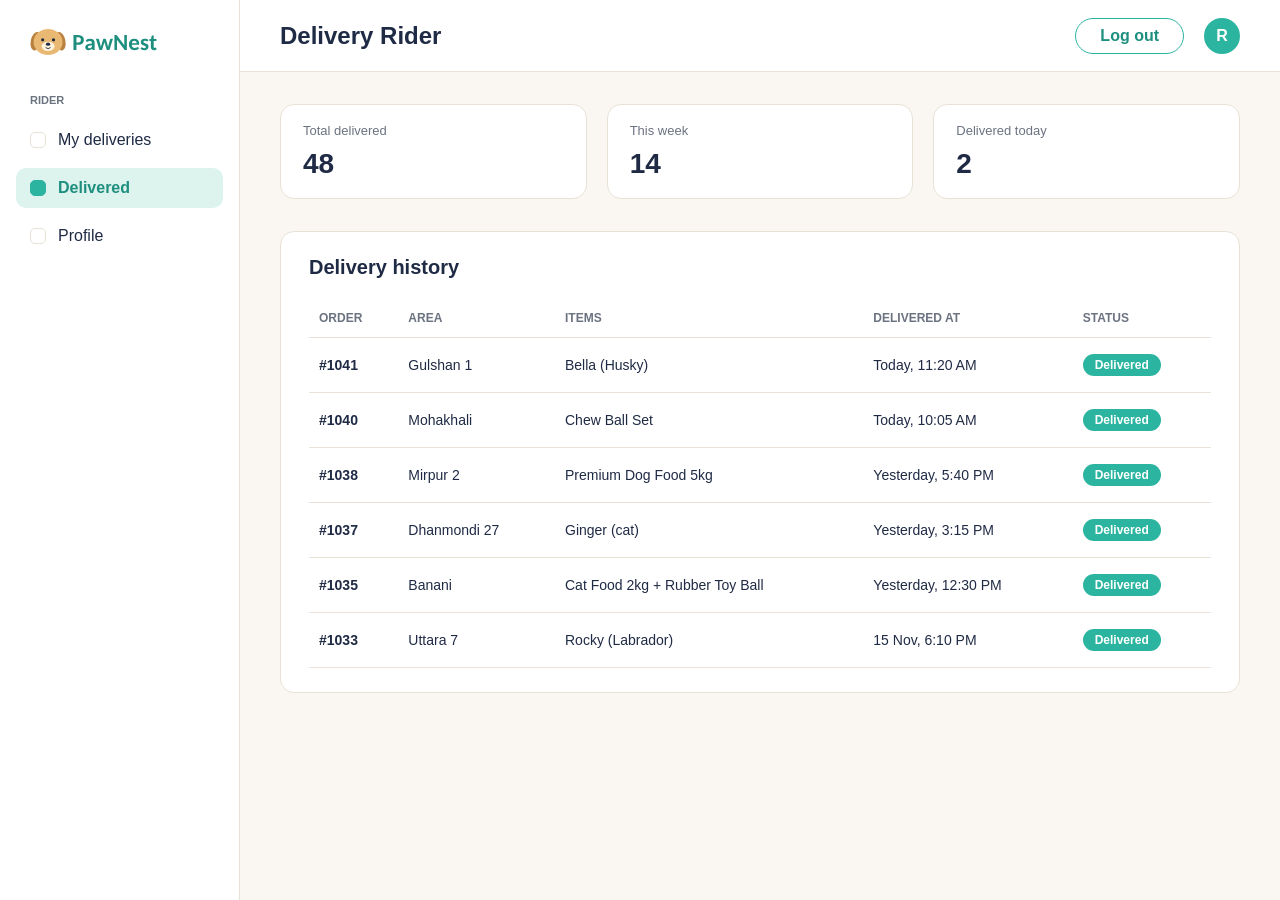
<file: rider-delivered.html>
<!DOCTYPE html>
<html lang="en">
<head>
  <meta charset="UTF-8">
  <meta name="viewport" content="width=device-width, initial-scale=1.0">
  <title>Delivered | PawNest Rider</title>

  <link rel="icon" href="PawNest_Assets/favicon/favicon.svg" type="image/svg+xml">
  <link rel="stylesheet" href="css/colors.css">
  <link rel="stylesheet" href="css/rider.css">
</head>
<body>
<div class="layout">

  <!--  Sidebar  -->
  <aside class="sidebar">
    <a href="index.html">
      <img src="PawNest_Assets/logo/logo-horizontal.svg" alt="PawNest" class="logo">
    </a>
    <p class="role">RIDER</p>
    <a href="rider.html" class="menu"><span class="icon"></span>My deliveries</a>
    <a href="rider-delivered.html" class="menu active"><span class="icon"></span>Delivered</a>
    <a href="rider-profile.html" class="menu"><span class="icon"></span>Profile</a>
  </aside>

  <!--  Right side  -->
  <div class="content">

    <header>
      <h1>Delivery Rider</h1>
      <div class="header-right">
        <a href="Login.html" class="logout-btn">Log out</a>
        <div class="avatar">R</div>
      </div>
    </header>

    <main>

      <!-- Three number boxes -->
      <div class="stats">
        <div class="stat">
          <p>Total delivered</p>
          <h2>48</h2>
        </div>
        <div class="stat">
          <p>This week</p>
          <h2>14</h2>
        </div>
        <div class="stat">
          <p>Delivered today</p>
          <h2>2</h2>
        </div>
      </div>

      <!-- Delivery history -->
      <div class="box">
        <h2>Delivery history</h2>

        <table>
          <tr>
            <th>ORDER</th>
            <th>AREA</th>
            <th>ITEMS</th>
            <th>DELIVERED AT</th>
            <th>STATUS</th>
          </tr>
          <tr>
            <td><b>#1041</b></td>
            <td>Gulshan 1</td>
            <td>Bella (Husky)</td>
            <td>Today, 11:20 AM</td>
            <td><span class="pill done">Delivered</span></td>
          </tr>
          <tr>
            <td><b>#1040</b></td>
            <td>Mohakhali</td>
            <td>Chew Ball Set</td>
            <td>Today, 10:05 AM</td>
            <td><span class="pill done">Delivered</span></td>
          </tr>
          <tr>
            <td><b>#1038</b></td>
            <td>Mirpur 2</td>
            <td>Premium Dog Food 5kg</td>
            <td>Yesterday, 5:40 PM</td>
            <td><span class="pill done">Delivered</span></td>
          </tr>
          <tr>
            <td><b>#1037</b></td>
            <td>Dhanmondi 27</td>
            <td>Ginger (cat)</td>
            <td>Yesterday, 3:15 PM</td>
            <td><span class="pill done">Delivered</span></td>
          </tr>
          <tr>
            <td><b>#1035</b></td>
            <td>Banani</td>
            <td>Cat Food 2kg + Rubber Toy Ball</td>
            <td>Yesterday, 12:30 PM</td>
            <td><span class="pill done">Delivered</span></td>
          </tr>
          <tr>
            <td><b>#1033</b></td>
            <td>Uttara 7</td>
            <td>Rocky (Labrador)</td>
            <td>15 Nov, 6:10 PM</td>
            <td><span class="pill done">Delivered</span></td>
          </tr>
        </table>

      </div>

    </main>
  </div>

</div>
</body>
</html>
</file>
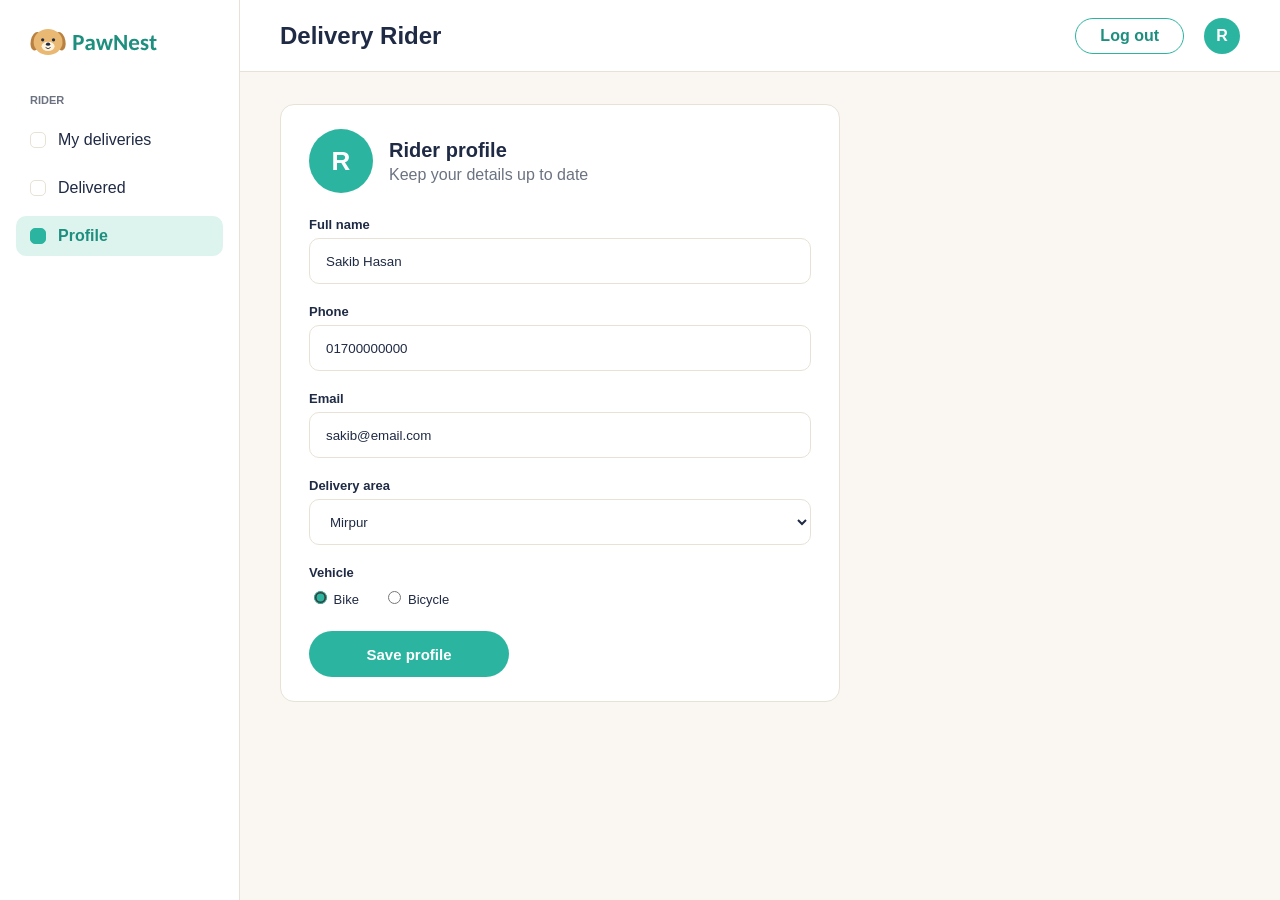
<file: rider-profile.html>
<!DOCTYPE html>
<html lang="en">
<head>
  <meta charset="UTF-8">
  <meta name="viewport" content="width=device-width, initial-scale=1.0">
  <title>Profile | PawNest Rider</title>

  <link rel="icon" href="PawNest_Assets/favicon/favicon.svg" type="image/svg+xml">
  <link rel="stylesheet" href="css/colors.css">
  <link rel="stylesheet" href="css/rider.css">
  <script src="js/rider-profile.js" defer></script>
</head>
<body>
<div class="layout">

  <!--  Sidebar  -->
  <aside class="sidebar">
    <a href="index.html">
      <img src="PawNest_Assets/logo/logo-horizontal.svg" alt="PawNest" class="logo">
    </a>
    <p class="role">RIDER</p>
    <a href="rider.html" class="menu"><span class="icon"></span>My deliveries</a>
    <a href="rider-delivered.html" class="menu"><span class="icon"></span>Delivered</a>
    <a href="rider-profile.html" class="menu active"><span class="icon"></span>Profile</a>
  </aside>

  <!--  Right side  -->
  <div class="content">

    <header>
      <h1>Delivery Rider</h1>
      <div class="header-right">
        <a href="Login.html" class="logout-btn">Log out</a>
        <div class="avatar">R</div>
      </div>
    </header>

    <main>

      <div class="box profile-box">

        <div class="profile-top">
          <div class="avatar">R</div>
          <div>
            <h2>Rider profile</h2>
            <p>Keep your details up to date</p>
          </div>
        </div>

        <form>
          <label for="full-name">Full name</label>
          <input type="text" id="full-name" value="Sakib Hasan">

          <label for="phone">Phone</label>
          <input type="text" id="phone" value="01700000000">

          <label for="email">Email</label>
          <input type="email" id="email" value="sakib@email.com">

          <label for="area">Delivery area</label>
          <select id="area">
            <option>Mirpur</option>
            <option>Dhanmondi</option>
            <option>Uttara</option>
            <option>Banani</option>
            <option>Gulshan</option>
          </select>

          <label>Vehicle</label>
          <label class="choice"><input type="radio" name="vehicle" value="Bike" checked> Bike</label>
          <label class="choice"><input type="radio" name="vehicle" value="Bicycle"> Bicycle</label>

          <br>
          <button type="button" id="save-btn">Save profile</button>
          <span id="save-msg"></span>
        </form>

      </div>

    </main>
  </div>

</div>
</body>
</html>
</file>
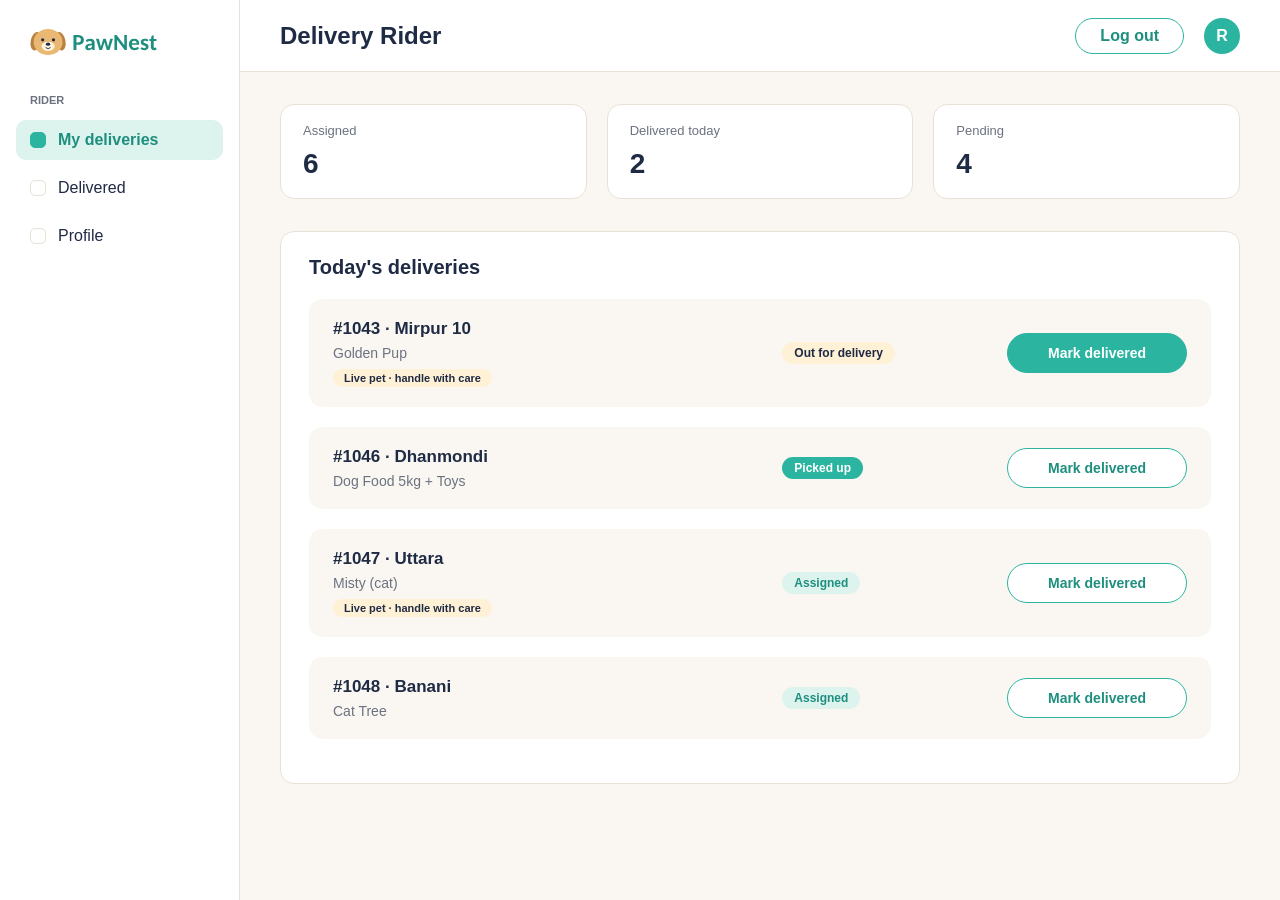
<file: rider.html>
<!DOCTYPE html>
<html lang="en">
<head>
  <meta charset="UTF-8">
  <meta name="viewport" content="width=device-width, initial-scale=1.0">
  <title>My deliveries | PawNest Rider</title>

  <link rel="icon" href="PawNest_Assets/favicon/favicon.svg" type="image/svg+xml">
  <link rel="stylesheet" href="css/colors.css">
  <link rel="stylesheet" href="css/rider.css">
  <script src="js/rider.js" defer></script>
</head>
<body>
<div class="layout">

  <!--  Sidebar  -->
  <aside class="sidebar">
    <a href="index.html">
      <img src="PawNest_Assets/logo/logo-horizontal.svg" alt="PawNest" class="logo">
    </a>
    <p class="role">RIDER</p>
    <a href="rider.html" class="menu active"><span class="icon"></span>My deliveries</a>
    <a href="rider-delivered.html" class="menu"><span class="icon"></span>Delivered</a>
    <a href="rider-profile.html" class="menu"><span class="icon"></span>Profile</a>
  </aside>

  <!--  Right side  -->
  <div class="content">

    <header>
      <h1>Delivery Rider</h1>
      <div class="header-right">
        <a href="Login.html" class="logout-btn">Log out</a>
        <div class="avatar">R</div>
      </div>
    </header>

    <main>

      <!-- Three number boxes -->
      <div class="stats">
        <div class="stat">
          <p>Assigned</p>
          <h2>6</h2>
        </div>
        <div class="stat">
          <p>Delivered today</p>
          <h2 id="delivered-count">2</h2>
        </div>
        <div class="stat">
          <p>Pending</p>
          <h2 id="pending-count">4</h2>
        </div>
      </div>

      <!-- Today's deliveries -->
      <div class="box">
        <h2>Today's deliveries</h2>

        <div class="delivery">
          <div class="delivery-info">
            <h3>#1043 · Mirpur 10</h3>
            <p>Golden Pup</p>
            <span class="pill live-note">Live pet · handle with care</span>
          </div>
          <div class="delivery-status">
            <span class="pill out">Out for delivery</span>
          </div>
          <button class="mark-btn main">Mark delivered</button>
        </div>

        <div class="delivery">
          <div class="delivery-info">
            <h3>#1046 · Dhanmondi</h3>
            <p>Dog Food 5kg + Toys</p>
          </div>
          <div class="delivery-status">
            <span class="pill picked">Picked up</span>
          </div>
          <button class="mark-btn">Mark delivered</button>
        </div>

        <div class="delivery">
          <div class="delivery-info">
            <h3>#1047 · Uttara</h3>
            <p>Misty (cat)</p>
            <span class="pill live-note">Live pet · handle with care</span>
          </div>
          <div class="delivery-status">
            <span class="pill assigned">Assigned</span>
          </div>
          <button class="mark-btn">Mark delivered</button>
        </div>

        <div class="delivery">
          <div class="delivery-info">
            <h3>#1048 · Banani</h3>
            <p>Cat Tree</p>
          </div>
          <div class="delivery-status">
            <span class="pill assigned">Assigned</span>
          </div>
          <button class="mark-btn">Mark delivered</button>
        </div>

      </div>

    </main>
  </div>

</div>
</body>
</html>
</file>
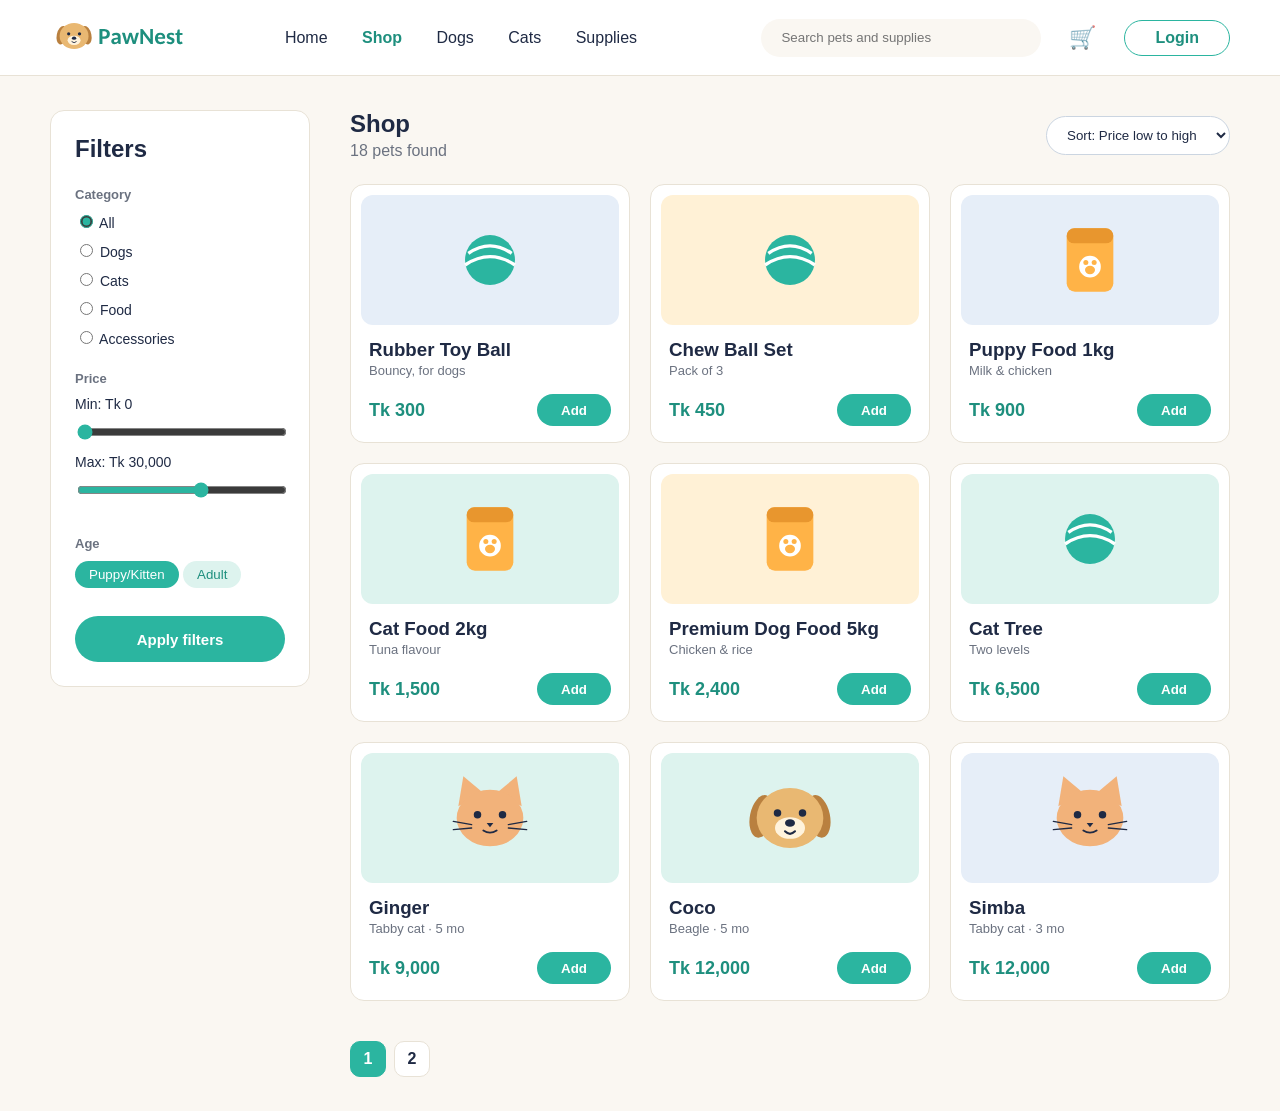
<file: shop.html>
<!DOCTYPE html>
<html lang="en">
<head>
  <meta charset="UTF-8">
  <meta name="viewport" content="width=device-width, initial-scale=1.0">
  <title>Shop | PawNest</title>

  <link rel="icon" href="PawNest_Assets/favicon/favicon.svg" type="image/svg+xml">
  <link rel="stylesheet" href="css/colors.css">
  <link rel="stylesheet" href="css/shop.css">
  <script src="js/shop.js" defer></script>
</head>
<body>

  <!--  Header  -->
  <header>
    <a href="index.html">
      <img src="PawNest_Assets/logo/logo-horizontal.svg" alt="PawNest" class="logo">
    </a>

    <nav>
      <a href="index.html">Home</a>
      <a href="shop.html" class="active">Shop</a>
      <a href="dogs.html">Dogs</a>
      <a href="cats.html">Cats</a>
      <a href="supplies.html">Supplies</a>
    </nav>

    <div class="header-right">
      <input type="text" id="search" placeholder="Search pets and supplies">
      <a href="cart.html" class="cart">🛒<span id="cart-count">0</span></a>
      <a href="Login.html" class="login-btn">Login</a>
    </div>
  </header>

  <!--  Main  -->
  <main>

    <!-- Filters (left side) -->
    <aside class="filters">
      <h2>Filters</h2>

      <h3>Category</h3>
      <label><input type="radio" name="category" value="All" checked> All</label>
      <label><input type="radio" name="category" value="Dogs"> Dogs</label>
      <label><input type="radio" name="category" value="Cats"> Cats</label>
      <label><input type="radio" name="category" value="Food"> Food</label>
      <label><input type="radio" name="category" value="Accessories"> Accessories</label>

      <h3>Price</h3>
      <label>Min: Tk <span id="min-text">0</span></label>
      <input type="range" id="min-price" min="0" max="50000" step="500" value="0">
      <label>Max: Tk <span id="max-text">30,000</span></label>
      <input type="range" id="max-price" min="0" max="50000" step="500" value="30000">

      <h3>Age</h3>
      <button class="age-btn active" data-age="young">Puppy/Kitten</button>
      <button class="age-btn" data-age="adult">Adult</button>

      <button id="apply-btn">Apply filters</button>
    </aside>

    <!-- Results (right side) -->
    <section class="results">

      <div class="results-top">
        <div>
          <h1 id="title">Shop</h1>
          <p><span id="count">6</span> pets found</p>
        </div>

        <select id="sort">
          <option value="price-low">Sort: Price low to high</option>
          <option value="price-high">Sort: Price high to low</option>
          <option value="name">Sort: Name A to Z</option>
        </select>
      </div>

      <div class="grid" id="grid">

        <!--  Dogs  -->
        <div class="card" data-name="Golden Pup" data-price="25000" data-category="Dogs" data-age="young">
          <div class="card-image cream">
            <img src="PawNest_Assets/mascots/dog-golden.svg" alt="Golden Retriever">
          </div>
          <h3>Golden Pup</h3>
          <p>Golden Retriever · 3 mo</p>
          <div class="card-bottom">
            <span class="price">Tk 25,000</span>
            <button class="add-btn">Add</button>
          </div>
        </div>

        <div class="card" data-name="Snowy" data-price="30000" data-category="Dogs" data-age="young">
          <div class="card-image mint">
            <img src="PawNest_Assets/mascots/dog-white.svg" alt="Samoyed">
          </div>
          <h3>Snowy</h3>
          <p>Samoyed · 2 mo</p>
          <div class="card-bottom">
            <span class="price">Tk 30,000</span>
            <button class="add-btn">Add</button>
          </div>
        </div>

        <div class="card" data-name="Rocky" data-price="15000" data-category="Dogs" data-age="young">
          <div class="card-image blue">
            <img src="PawNest_Assets/mascots/dog-golden.svg" alt="Labrador">
          </div>
          <h3>Rocky</h3>
          <p>Labrador · 4 mo</p>
          <div class="card-bottom">
            <span class="price">Tk 15,000</span>
            <button class="add-btn">Add</button>
          </div>
        </div>

        <div class="card" data-name="Bella" data-price="22000" data-category="Dogs" data-age="young">
          <div class="card-image cream">
            <img src="PawNest_Assets/mascots/dog-white.svg" alt="Husky">
          </div>
          <h3>Bella</h3>
          <p>Husky · 3 mo</p>
          <div class="card-bottom">
            <span class="price">Tk 22,000</span>
            <button class="add-btn">Add</button>
          </div>
        </div>

        <div class="card" data-name="Coco" data-price="12000" data-category="Dogs" data-age="young">
          <div class="card-image mint">
            <img src="PawNest_Assets/mascots/dog-golden.svg" alt="Beagle">
          </div>
          <h3>Coco</h3>
          <p>Beagle · 5 mo</p>
          <div class="card-bottom">
            <span class="price">Tk 12,000</span>
            <button class="add-btn">Add</button>
          </div>
        </div>

        <div class="card" data-name="Max" data-price="14500" data-category="Dogs" data-age="young">
          <div class="card-image blue">
            <img src="PawNest_Assets/mascots/dog-white.svg" alt="Pug">
          </div>
          <h3>Max</h3>
          <p>Pug · 2 mo</p>
          <div class="card-bottom">
            <span class="price">Tk 14,500</span>
            <button class="add-btn">Add</button>
          </div>
        </div>

        <div class="card" data-name="Buddy" data-price="18000" data-category="Dogs" data-age="adult">
          <div class="card-image cream">
            <img src="PawNest_Assets/mascots/dog-golden.svg" alt="Labrador">
          </div>
          <h3>Buddy</h3>
          <p>Labrador · 3 yr</p>
          <div class="card-bottom">
            <span class="price">Tk 18,000</span>
            <button class="add-btn">Add</button>
          </div>
        </div>

        <div class="card" data-name="Duke" data-price="20000" data-category="Dogs" data-age="adult">
          <div class="card-image mint">
            <img src="PawNest_Assets/mascots/dog-white.svg" alt="German Shepherd">
          </div>
          <h3>Duke</h3>
          <p>German Shepherd · 4 yr</p>
          <div class="card-bottom">
            <span class="price">Tk 20,000</span>
            <button class="add-btn">Add</button>
          </div>
        </div>

        <div class="card" data-name="Daisy" data-price="9000" data-category="Dogs" data-age="adult">
          <div class="card-image blue">
            <img src="PawNest_Assets/mascots/dog-golden.svg" alt="Beagle">
          </div>
          <h3>Daisy</h3>
          <p>Beagle · 2 yr</p>
          <div class="card-bottom">
            <span class="price">Tk 9,000</span>
            <button class="add-btn">Add</button>
          </div>
        </div>

        <!--  Cats  -->
        <div class="card" data-name="Misty" data-price="18000" data-category="Cats" data-age="young">
          <div class="card-image cream">
            <img src="PawNest_Assets/mascots/cat-grey.svg" alt="Persian cat">
          </div>
          <h3>Misty</h3>
          <p>Persian cat · 4 mo</p>
          <div class="card-bottom">
            <span class="price">Tk 18,000</span>
            <button class="add-btn">Add</button>
          </div>
        </div>

        <div class="card" data-name="Ginger" data-price="9000" data-category="Cats" data-age="young">
          <div class="card-image mint">
            <img src="PawNest_Assets/mascots/cat-orange.svg" alt="Tabby cat">
          </div>
          <h3>Ginger</h3>
          <p>Tabby cat · 5 mo</p>
          <div class="card-bottom">
            <span class="price">Tk 9,000</span>
            <button class="add-btn">Add</button>
          </div>
        </div>

        <div class="card" data-name="Luna" data-price="15000" data-category="Cats" data-age="young">
          <div class="card-image blue">
            <img src="PawNest_Assets/mascots/cat-grey.svg" alt="Siamese cat">
          </div>
          <h3>Luna</h3>
          <p>Siamese · 3 mo</p>
          <div class="card-bottom">
            <span class="price">Tk 15,000</span>
            <button class="add-btn">Add</button>
          </div>
        </div>

        <div class="card" data-name="Oreo" data-price="20000" data-category="Cats" data-age="young">
          <div class="card-image cream">
            <img src="PawNest_Assets/mascots/cat-grey.svg" alt="British Shorthair">
          </div>
          <h3>Oreo</h3>
          <p>British Shorthair · 4 mo</p>
          <div class="card-bottom">
            <span class="price">Tk 20,000</span>
            <button class="add-btn">Add</button>
          </div>
        </div>

        <div class="card" data-name="Tiger" data-price="25000" data-category="Cats" data-age="young">
          <div class="card-image mint">
            <img src="PawNest_Assets/mascots/cat-orange.svg" alt="Bengal cat">
          </div>
          <h3>Tiger</h3>
          <p>Bengal · 6 mo</p>
          <div class="card-bottom">
            <span class="price">Tk 25,000</span>
            <button class="add-btn">Add</button>
          </div>
        </div>

        <div class="card" data-name="Simba" data-price="12000" data-category="Cats" data-age="young">
          <div class="card-image blue">
            <img src="PawNest_Assets/mascots/cat-orange.svg" alt="Tabby cat">
          </div>
          <h3>Simba</h3>
          <p>Tabby cat · 3 mo</p>
          <div class="card-bottom">
            <span class="price">Tk 12,000</span>
            <button class="add-btn">Add</button>
          </div>
        </div>

        <div class="card" data-name="Shadow" data-price="12000" data-category="Cats" data-age="adult">
          <div class="card-image cream">
            <img src="PawNest_Assets/mascots/cat-grey.svg" alt="Russian Blue">
          </div>
          <h3>Shadow</h3>
          <p>Russian Blue · 2 yr</p>
          <div class="card-bottom">
            <span class="price">Tk 12,000</span>
            <button class="add-btn">Add</button>
          </div>
        </div>

        <div class="card" data-name="Mimi" data-price="10000" data-category="Cats" data-age="adult">
          <div class="card-image mint">
            <img src="PawNest_Assets/mascots/cat-grey.svg" alt="Persian cat">
          </div>
          <h3>Mimi</h3>
          <p>Persian cat · 3 yr</p>
          <div class="card-bottom">
            <span class="price">Tk 10,000</span>
            <button class="add-btn">Add</button>
          </div>
        </div>

        <div class="card" data-name="Leo" data-price="28000" data-category="Cats" data-age="adult">
          <div class="card-image blue">
            <img src="PawNest_Assets/mascots/cat-orange.svg" alt="Maine Coon">
          </div>
          <h3>Leo</h3>
          <p>Maine Coon · 2 yr</p>
          <div class="card-bottom">
            <span class="price">Tk 28,000</span>
            <button class="add-btn">Add</button>
          </div>
        </div>

        <!--  Supplies (Food and Accessories)  -->
        <div class="card" data-name="Premium Dog Food 5kg" data-price="2400" data-category="Food">
          <div class="card-image cream">
            <img src="PawNest_Assets/products/dog-food-bag.svg" alt="Dog food bag">
          </div>
          <h3>Premium Dog Food 5kg</h3>
          <p>Chicken &amp; rice</p>
          <div class="card-bottom">
            <span class="price">Tk 2,400</span>
            <button class="add-btn">Add</button>
          </div>
        </div>

        <div class="card" data-name="Cat Food 2kg" data-price="1500" data-category="Food">
          <div class="card-image mint">
            <img src="PawNest_Assets/products/dog-food-bag.svg" alt="Cat food bag">
          </div>
          <h3>Cat Food 2kg</h3>
          <p>Tuna flavour</p>
          <div class="card-bottom">
            <span class="price">Tk 1,500</span>
            <button class="add-btn">Add</button>
          </div>
        </div>

        <div class="card" data-name="Puppy Food 1kg" data-price="900" data-category="Food">
          <div class="card-image blue">
            <img src="PawNest_Assets/products/dog-food-bag.svg" alt="Puppy food bag">
          </div>
          <h3>Puppy Food 1kg</h3>
          <p>Milk &amp; chicken</p>
          <div class="card-bottom">
            <span class="price">Tk 900</span>
            <button class="add-btn">Add</button>
          </div>
        </div>

        <div class="card" data-name="Chew Ball Set" data-price="450" data-category="Accessories">
          <div class="card-image cream">
            <img src="PawNest_Assets/products/toy-ball.svg" alt="Chew balls">
          </div>
          <h3>Chew Ball Set</h3>
          <p>Pack of 3</p>
          <div class="card-bottom">
            <span class="price">Tk 450</span>
            <button class="add-btn">Add</button>
          </div>
        </div>

        <div class="card" data-name="Cat Tree" data-price="6500" data-category="Accessories">
          <div class="card-image mint">
            <img src="PawNest_Assets/products/toy-ball.svg" alt="Cat tree">
          </div>
          <h3>Cat Tree</h3>
          <p>Two levels</p>
          <div class="card-bottom">
            <span class="price">Tk 6,500</span>
            <button class="add-btn">Add</button>
          </div>
        </div>

        <div class="card" data-name="Rubber Toy Ball" data-price="300" data-category="Accessories">
          <div class="card-image blue">
            <img src="PawNest_Assets/products/toy-ball.svg" alt="Rubber ball">
          </div>
          <h3>Rubber Toy Ball</h3>
          <p>Bouncy, for dogs</p>
          <div class="card-bottom">
            <span class="price">Tk 300</span>
            <button class="add-btn">Add</button>
          </div>
        </div>

      </div>

      <!-- page numbers are made by shop.js -->
      <div class="pagination" id="pagination"></div>

    </section>
  </main>

</body>
</html>
</file>
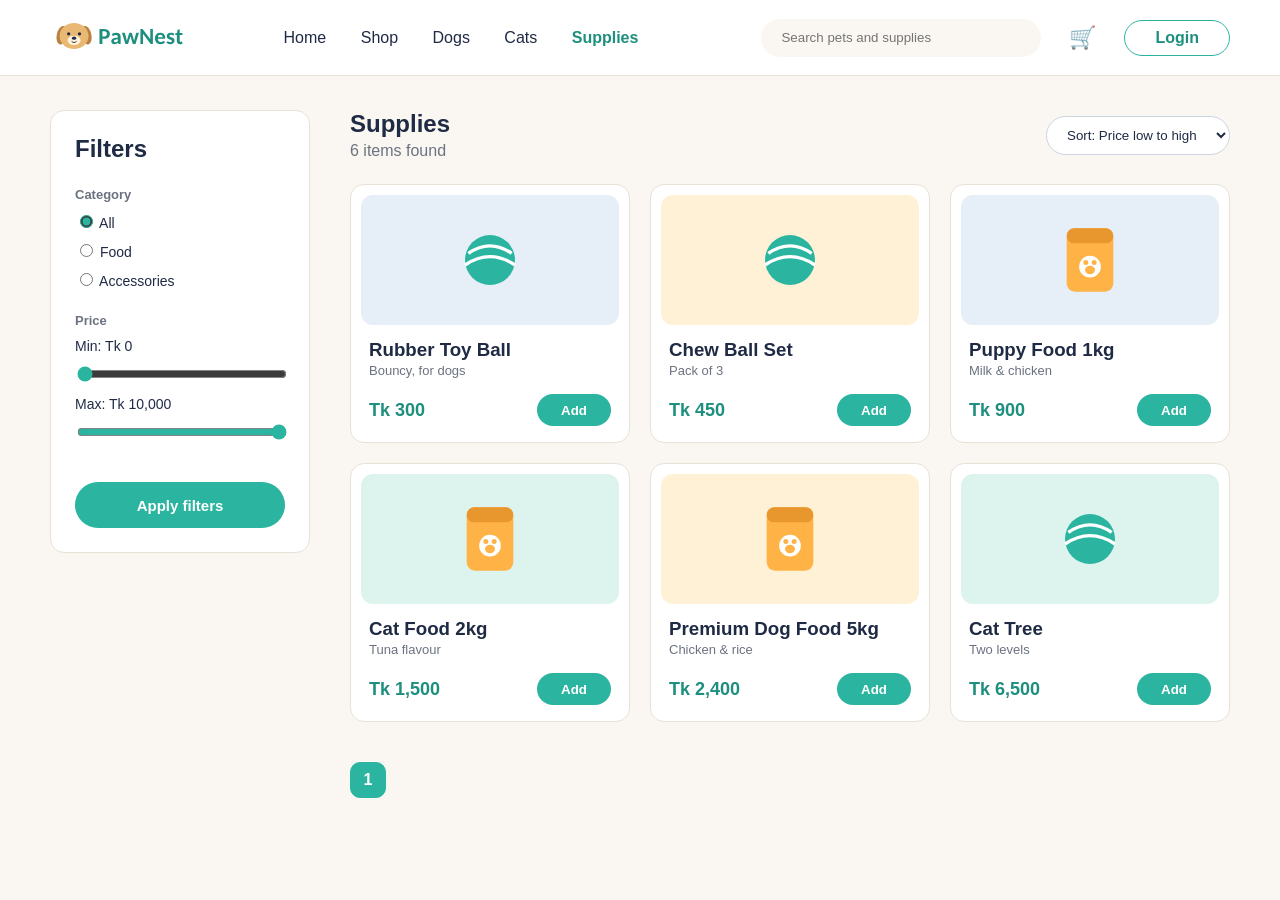
<file: supplies.html>
<!DOCTYPE html>
<html lang="en">
<head>
  <meta charset="UTF-8">
  <meta name="viewport" content="width=device-width, initial-scale=1.0">
  <title>Supplies | PawNest</title>

  <link rel="icon" href="PawNest_Assets/favicon/favicon.svg" type="image/svg+xml">
  <link rel="stylesheet" href="css/colors.css">
  <link rel="stylesheet" href="css/shop.css">
  <script src="js/shop.js" defer></script>
</head>
<body>

  <!--  Header  -->
  <header>
    <a href="index.html">
      <img src="PawNest_Assets/logo/logo-horizontal.svg" alt="PawNest" class="logo">
    </a>

    <nav>
      <a href="index.html">Home</a>
      <a href="shop.html">Shop</a>
      <a href="dogs.html">Dogs</a>
      <a href="cats.html">Cats</a>
      <a href="supplies.html" class="active">Supplies</a>
    </nav>

    <div class="header-right">
      <input type="text" id="search" placeholder="Search pets and supplies">
      <a href="cart.html" class="cart">🛒<span id="cart-count">0</span></a>
      <a href="Login.html" class="login-btn">Login</a>
    </div>
  </header>

  <!--  Main  -->
  <main>

    <!-- Filters (left side) -->
    <aside class="filters">
      <h2>Filters</h2>

      <h3>Category</h3>
      <label><input type="radio" name="category" value="All" checked> All</label>
      <label><input type="radio" name="category" value="Food"> Food</label>
      <label><input type="radio" name="category" value="Accessories"> Accessories</label>

      <h3>Price</h3>
      <label>Min: Tk <span id="min-text">0</span></label>
      <input type="range" id="min-price" min="0" max="10000" step="100" value="0">
      <label>Max: Tk <span id="max-text">10,000</span></label>
      <input type="range" id="max-price" min="0" max="10000" step="100" value="10000">

      <button id="apply-btn">Apply filters</button>
    </aside>

    <!-- Results (right side) -->
    <section class="results">

      <div class="results-top">
        <div>
          <h1 id="title" data-fixed="yes">Supplies</h1>
          <p><span id="count">6</span> items found</p>
        </div>

        <select id="sort">
          <option value="price-low">Sort: Price low to high</option>
          <option value="price-high">Sort: Price high to low</option>
          <option value="name">Sort: Name A to Z</option>
        </select>
      </div>

      <div class="grid" id="grid">

        <div class="card" data-name="Premium Dog Food 5kg" data-price="2400" data-category="Food">
          <div class="card-image cream">
            <img src="PawNest_Assets/products/dog-food-bag.svg" alt="Dog food bag">
          </div>
          <h3>Premium Dog Food 5kg</h3>
          <p>Chicken &amp; rice</p>
          <div class="card-bottom">
            <span class="price">Tk 2,400</span>
            <button class="add-btn">Add</button>
          </div>
        </div>

        <div class="card" data-name="Cat Food 2kg" data-price="1500" data-category="Food">
          <div class="card-image mint">
            <img src="PawNest_Assets/products/dog-food-bag.svg" alt="Cat food bag">
          </div>
          <h3>Cat Food 2kg</h3>
          <p>Tuna flavour</p>
          <div class="card-bottom">
            <span class="price">Tk 1,500</span>
            <button class="add-btn">Add</button>
          </div>
        </div>

        <div class="card" data-name="Puppy Food 1kg" data-price="900" data-category="Food">
          <div class="card-image blue">
            <img src="PawNest_Assets/products/dog-food-bag.svg" alt="Puppy food bag">
          </div>
          <h3>Puppy Food 1kg</h3>
          <p>Milk &amp; chicken</p>
          <div class="card-bottom">
            <span class="price">Tk 900</span>
            <button class="add-btn">Add</button>
          </div>
        </div>

        <div class="card" data-name="Chew Ball Set" data-price="450" data-category="Accessories">
          <div class="card-image cream">
            <img src="PawNest_Assets/products/toy-ball.svg" alt="Chew balls">
          </div>
          <h3>Chew Ball Set</h3>
          <p>Pack of 3</p>
          <div class="card-bottom">
            <span class="price">Tk 450</span>
            <button class="add-btn">Add</button>
          </div>
        </div>

        <div class="card" data-name="Cat Tree" data-price="6500" data-category="Accessories">
          <div class="card-image mint">
            <img src="PawNest_Assets/products/toy-ball.svg" alt="Cat tree">
          </div>
          <h3>Cat Tree</h3>
          <p>Two levels</p>
          <div class="card-bottom">
            <span class="price">Tk 6,500</span>
            <button class="add-btn">Add</button>
          </div>
        </div>

        <div class="card" data-name="Rubber Toy Ball" data-price="300" data-category="Accessories">
          <div class="card-image blue">
            <img src="PawNest_Assets/products/toy-ball.svg" alt="Rubber ball">
          </div>
          <h3>Rubber Toy Ball</h3>
          <p>Bouncy, for dogs</p>
          <div class="card-bottom">
            <span class="price">Tk 300</span>
            <button class="add-btn">Add</button>
          </div>
        </div>

      </div>

      <!-- page numbers are made by shop.js -->
      <div class="pagination" id="pagination"></div>

    </section>
  </main>

</body>
</html>
</file>
<file: css/style.css>
* {
  margin: 0;
  padding: 0;
  box-sizing: border-box;
}

body {
  font-family: Arial, sans-serif;
  background-color: #faf7f2;
  color: #1f2a44;
}

a {
  text-decoration: none;
}

.navbar {
  display: flex;
  justify-content: space-between;
  align-items: center;
  padding: 8px 6%;
  background-color: white;
}

.logo {
  font-size: 22px;
  font-weight: bold;
  color: #1f9080;
}
.logo img {
  width: 180px;
  height: 55px;
  object-fit: contain;
  display: block;
}

.nav-links a {
  color: #1f2a44;
  margin: 0 12px;
  font-size: 14px;
}

.nav-links a.active {
  color: #1f9080;
  font-weight: bold;
}

.nav-right {
  display: flex;
  align-items: center;
  gap: 10px;
}

#searchBox {
  padding: 8px 12px;
  border: 1px solid #ddd;
  border-radius: 20px;
  width: 200px;
}

.small-btn {
  padding: 8px 14px;
  background-color: #1f9080;
  color: white;
  border: none;
  border-radius: 20px;
  cursor: pointer;
}

.cart {
  font-size: 18px;
}

#cartCount {
  background-color: #f5a623;
  color: white;
  font-size: 12px;
  padding: 2px 7px;
  border-radius: 10px;
}

.login-btn {
  padding: 8px 18px;
  border: 1px solid #1f9080;
  border-radius: 20px;
  color: #1f9080;
}

.hero {
  display: grid;
  grid-template-columns: 1fr 1fr;
  align-items: center;
  gap: 30px;
  padding: 10px 6%;
  overflow: hidden;
}

.hero-text h1 {
  
   font-size: clamp(32px, 3.6vw, 44px);

}

.hero-text h1 span {
  color: #1f9080;
}

.hero-text p {
  margin: 10px 0 14px 0;
  color: #666;
  max-width: 460px;   
  font-size: 16px;    
}

.hero-buttons a {
  display: inline-block;
  padding: 10px 24px;
  border-radius: 25px;
  margin-right: 10px;
}

.btn-main {
  background-color: #1f9080;
  color: white;
}

.btn-outline {
  border: 1px solid #1f9080;
  color: #1f9080;
}

.tags {
  margin-top: 12px;
}

.tags span {
  background-color: #e0f3ef;
  color: #1f9080;
  font-size: 12px;
  padding: 5px 12px;
  border-radius: 15px;
  margin-right: 8px;
}

.hero-image {
  width: 100%;
  max-width: 300px;  
  height: 240px;       
  background-color: #e0f3ef;
  border-radius: 50%;
  display: flex;
  justify-content: center;
  align-items: center;
  justify-self: end;
  overflow: hidden;
}
.hero-image img {
  width: 100%;
  height: 100%;
  object-fit: contain;
}

.categories {
  display: grid;
  grid-template-columns: repeat(4, 1fr);
  gap: 20px;
  padding: 10px 6% 15px 6%;
}

.category-box {
  flex: 1;
  background-color: #e0f3ef;
  color: #1f2a44;
  padding: 20px;
  text-align: center;
  border-radius: 25px;
  font-weight: bold;

  display: flex;
  flex-direction: column;
  align-items: center;
  justify-content: center;
  gap: 15px;
  height: 140px;
}

.category-box img {
  width: 100%;
  max-width: 90px;   
  height: 70px;      
  object-fit: contain;
}

.featured {
   padding: 0 6% 20px 6%; 
}
.featured-title {
  display: flex;
  justify-content: space-between;
  margin-bottom: 10px;
}

.featured-title a {
  color: #1f9080;
  font-size: 14px;
}

.pet-list {
  display: grid;
  grid-template-columns: repeat(4, 1fr);
  gap: 20px;
}

.pet-card {
  flex: 1;
  min-width: 0;
  background-color: white;
  border-radius: 12px;
  padding: 12px;
  box-shadow: 0 1px 5px rgba(0, 0, 0, 0.1);
}

.pet-picture {
  background-color: #fdeccf;
  text-align: center;
  padding: 8px;
  border-radius: 10px;
  margin-bottom: 10px;
  height: 100px;
  display: flex;
  justify-content: center;
  align-items: center;
  overflow: hidden;
}
.pet-picture img {
  width: 100%;
  height: 100%;
  object-fit: contain;
}

.pet-card h3 {
  font-size: 16px;
}

.pet-card .info {
  font-size: 12px;
  color: #777;
  margin: 3px 0 10px 0;
}

.pet-bottom {
  display: flex;
  justify-content: space-between;
  align-items: center;
}

.price {
  color: #1f9080;
  font-weight: bold;
}

.add-btn {
  padding: 6px 16px;
  background-color: #1f9080;
  color: white;
  border: none;
  border-radius: 15px;
  cursor: pointer;
}

.add-btn:hover {
  background-color: #f5a623;
}
</file>
<file: css/colors.css>
:root{
  --bg:#FAF7F2; --card:#FFFFFF; --text:#1F2A44; --muted:#6B7280; --line:#E8E2D6;
  --teal:#2BB5A0; --teal-dark:#1E8F7E; --teal-light:#DDF3EE;
  --amber:#FFB347; --amber-light:#FFF1D6; --sky-tile:#E6EEF8;
  --radius:16px; --font:"Nunito","Calibri","Carlito",Arial,sans-serif;
}
[data-theme="dark"]{
  --bg:#121826; --card:#1B2336; --text:#E8ECF4; --muted:#9AA4B8; --line:#2A3550;
  --teal:#3CCDB8; --teal-dark:#2BB5A0; --teal-light:#1F3A3A;
  --amber:#FFB347; --amber-light:#3A2F1A; --sky-tile:#22304A;
}
</file>
<file: css/admin.css>
*{box-sizing:border-box}
body{margin:0;background:var(--bg);color:var(--text);font-family:var(--font)}
button,input,select{font:inherit}.sidebar{position:fixed;inset:0 auto 0 0;width:245px;background:var(--card);border-right:1px solid var(--line);padding:25px 17px;display:flex;flex-direction:column;gap:8px}
.brand{display:block;padding:0 12px 28px}.brand img{max-width:165px;height:40px;object-fit:contain}
.side-label,.eyebrow{font-size:10px;letter-spacing:1.8px;color:var(--muted);font-weight:800}
.side-label{padding:0 12px;margin:0 0 8px}.side-link{border:0;background:transparent;text-align:left;padding:13px 14px;border-radius:10px;color:var(--text);cursor:pointer;display:flex;gap:12px;align-items:center;font-weight:700}
.side-link:hover,.side-link.active{background:var(--teal-light);color:var(--teal-dark)}.back-shop{margin-top:auto;padding:13px;color:var(--teal-dark);font-weight:700}
.admin-main{margin-left:245px;padding:30px 36px;max-width:1600px}.admin-topbar{display:flex;justify-content:space-between;align-items:center;margin-bottom:28px}
.eyebrow{margin:0 0 7px;color:var(--teal-dark)}h1{margin:0;font-size:29px}.admin-user{display:flex;align-items:center;gap:10px}.admin-user strong,.admin-user small{display:block}.admin-user small{color:var(--muted);font-size:12px;margin-top:3px}.admin-avatar{width:40px;height:40px;display:grid;place-items:center;border-radius:50%;background:var(--amber-light);font-weight:900}
.stats-grid{display:grid;grid-template-columns:repeat(4,1fr);gap:17px;margin-bottom:22px}.stat-card,.content-card{background:var(--card);border:1px solid var(--line);border-radius:15px;padding:21px}
.stat-card span{display:block;color:var(--muted);font-size:13px;font-weight:700}.stat-card strong{display:block;font-size:28px;margin:12px 0 6px}.stat-card small{color:var(--muted);font-size:11px}
.content-card{margin-bottom:20px}.section-head{display:flex;justify-content:space-between;align-items:center;margin-bottom:18px}.section-head h2{font-size:18px;margin:0 0 5px}.section-head p{font-size:12px;color:var(--muted);margin:0}
.outline-btn{border:1px solid var(--teal);color:var(--teal-dark);background:transparent;padding:9px 14px;border-radius:20px;cursor:pointer;font-weight:700}.primary-btn{border:0;background:var(--teal);color:white;padding:10px 17px;border-radius:20px;cursor:pointer;font-weight:800}
.table-wrap{width:100%;overflow-x:auto}table{width:100%;border-collapse:collapse;min-width:650px}th,td{text-align:left;padding:13px 11px;border-bottom:1px solid var(--line);font-size:13px}th{font-size:11px;color:var(--muted);text-transform:uppercase;letter-spacing:.5px}tbody tr:last-child td{border-bottom:0}
.status{display:inline-block;padding:5px 9px;border-radius:20px;background:var(--amber-light);color:#946018;font-size:11px;font-weight:800}.status.approved,.status.active,.status.delivered{background:var(--teal-light);color:var(--teal-dark)}.status.rejected,.status.blocked,.status.cancelled{background:#fbe5e5;color:#a33}
.action-btn{border:0;border-radius:7px;padding:7px 10px;margin:2px;cursor:pointer;font-size:11px;font-weight:800}.approve{background:var(--teal-light);color:var(--teal-dark)}.reject,.danger{background:#fbe5e5;color:#a33}.neutral{background:var(--sky-tile);color:var(--text)}
.view{display:none}.view.active{display:block}.inline-form{display:flex;gap:10px;margin-bottom:20px}.inline-form input{max-width:340px;flex:1;padding:11px 13px;border:1px solid var(--line);border-radius:9px;background:var(--bg);color:var(--text)}
.category-list{display:flex;gap:10px;flex-wrap:wrap}.category-chip{display:flex;align-items:center;gap:12px;background:var(--teal-light);color:var(--teal-dark);padding:9px 12px;border-radius:20px;font-size:13px;font-weight:700}.category-chip button{border:0;background:transparent;color:#a33;cursor:pointer;font-weight:900}
.toast{position:fixed;right:25px;bottom:20px;background:var(--text);color:var(--card);padding:12px 18px;border-radius:10px;opacity:0;pointer-events:none;transition:opacity .2s}.toast.show{opacity:1}
.empty-row{text-align:center;color:var(--muted);padding:24px}
@media(max-width:1000px){.stats-grid{grid-template-columns:repeat(2,1fr)}.admin-main{padding:25px 20px}}
@media(max-width:700px){.sidebar{position:static;width:auto;height:auto;display:block;padding:12px}.brand{padding-bottom:10px}.brand img{height:32px}.side-label{display:none}.side-link{display:inline-flex;padding:9px;font-size:12px}.back-shop{display:inline-block;padding:8px}.admin-main{margin:0;padding:20px 13px}.admin-topbar{align-items:flex-start;gap:12px;flex-direction:column}.stats-grid{gap:10px}.stat-card{padding:15px}.stat-card strong{font-size:23px}.inline-form{flex-wrap:wrap}}
</file>
<file: css/cart.css>
*{box-sizing:border-box}
body{margin:0;background:var(--bg);color:var(--text);font-family:var(--font)}
a{text-decoration:none;color:inherit}
.pn-header{height:76px;padding:0 5%;display:flex;align-items:center;justify-content:space-between;background:var(--card);border-bottom:1px solid var(--line)}
.logo{height:40px}.pn-header nav{display:flex;gap:25px}.pn-header nav a.active{color:var(--teal-dark);font-weight:800}
.login-btn{padding:9px 24px;border:1px solid var(--teal);border-radius:22px;color:var(--teal-dark);font-weight:700}
.cart-page{max-width:1200px;margin:42px auto;padding:0 24px 55px}
.page-heading{display:flex;justify-content:space-between;align-items:end;margin-bottom:28px}
.eyebrow{font-size:11px;letter-spacing:2px;color:var(--teal-dark);font-weight:800;margin:0 0 8px}
h1{font-size:34px;margin:0 0 8px}.muted{color:var(--muted);margin:0}.continue-link{color:var(--teal-dark);font-weight:700}
.cart-layout{display:grid;grid-template-columns:minmax(0,1fr) 340px;gap:24px;align-items:start}
.cart-panel,.summary-panel{background:var(--card);border:1px solid var(--line);border-radius:16px;padding:24px}
.panel-heading{display:flex;justify-content:space-between;align-items:center;border-bottom:1px solid var(--line);padding-bottom:15px;margin-bottom:8px}
h2{font-size:20px;margin:0}.panel-heading span{color:var(--muted);font-size:13px}
.cart-row{display:grid;grid-template-columns:86px minmax(0,1fr) auto;gap:16px;align-items:center;padding:18px 0;border-bottom:1px solid var(--line)}
.item-image{width:86px;height:86px;border-radius:12px;background:var(--teal-light);display:flex;align-items:center;justify-content:center;overflow:hidden}
.item-image img{max-width:90%;max-height:90%;object-fit:contain}.item-image .emoji{font-size:38px}
.item-name{font-weight:800;margin:0 0 5px}.item-meta{font-size:13px;color:var(--muted);margin:0}
.item-price{font-weight:800;color:var(--teal-dark);margin-top:8px}
.quantity-control{display:flex;align-items:center;gap:10px;margin-top:10px}
.quantity-control button{width:28px;height:28px;border:1px solid var(--line);background:var(--bg);border-radius:8px;cursor:pointer;color:var(--text);font-weight:800}
.quantity-control span{min-width:16px;text-align:center;font-weight:700}
.item-actions{text-align:right}.line-total{font-weight:800;white-space:nowrap}
.remove-btn{border:0;background:none;color:#d35454;cursor:pointer;margin-top:12px;font-size:13px}
.summary-panel h2{margin-bottom:22px}.summary-line{display:flex;justify-content:space-between;margin:16px 0;color:var(--muted)}
.summary-line strong{color:var(--text)}.summary-line.total{border-top:1px solid var(--line);padding-top:18px;margin-top:22px;font-size:18px;color:var(--text)}
.summary-line.total strong{font-size:21px;color:var(--teal-dark)}
.delivery-note{font-size:12px;line-height:1.6;color:var(--muted);margin:18px 0}
.primary-btn{display:inline-flex;align-items:center;justify-content:center;border:0;border-radius:24px;background:var(--teal);color:white;padding:13px 22px;font-weight:800;cursor:pointer}
.primary-btn:hover{background:var(--teal-dark)}.full-width{width:100%}.primary-btn:disabled{opacity:.45;cursor:not-allowed}
.empty-state{text-align:center;padding:55px 15px}.empty-icon{font-size:48px}.empty-state p{color:var(--muted);margin-bottom:22px}
.message{font-size:13px;color:var(--teal-dark);line-height:1.5}
.pn-footer{text-align:center;padding:22px;color:var(--muted);font-size:13px}
@media(max-width:800px){.pn-header{height:auto;padding:18px 5%;gap:15px;flex-wrap:wrap}.pn-header nav{order:3;width:100%;overflow:auto;padding:8px 0}.cart-layout{grid-template-columns:1fr}.page-heading{align-items:start;gap:15px;flex-direction:column}}
@media(max-width:520px){.cart-page{margin:25px auto;padding:0 14px 35px}h1{font-size:27px}.cart-panel,.summary-panel{padding:16px}.cart-row{grid-template-columns:65px 1fr;gap:12px}.item-image{width:65px;height:65px}.item-actions{grid-column:2;display:flex;justify-content:space-between;align-items:center;text-align:left}.pn-header nav{gap:16px;font-size:13px}}
</file>
<file: css/shop.css>
/*
   PawNest shop page CSS
   Colours like var(--teal) come from css/colors.css
*/
* {
  box-sizing: border-box;
}

body {
  margin: 0;
  font-family: var(--font);
  background: var(--bg);
  color: var(--text);
}

a {
  text-decoration: none;
  color: inherit;
}

/*  Header  */
header {
  display: flex;
  justify-content: space-between;
  align-items: center;
  height: 76px;
  padding: 0 50px;
  background: var(--card);
  border-bottom: 1px solid var(--line);
}

.logo {
  height: 40px;
}

nav a {
  margin-right: 30px;
}

nav a.active {
  color: var(--teal-dark);
  font-weight: bold;
}

.header-right {
  display: flex;
  align-items: center;
}

#search {
  width: 280px;
  height: 38px;
  padding: 0 20px;
  border: none;
  border-radius: 19px;
  background: var(--bg);
  color: var(--text);
}

.cart {
  position: relative;
  font-size: 22px;
  margin: 0 28px;
}

/* the little number on the cart (hidden until something is added) */
#cart-count {
  display: none;
  position: absolute;
  top: -8px;
  right: -12px;
  width: 18px;
  height: 18px;
  line-height: 18px;
  text-align: center;
  border-radius: 50%;
  background: var(--amber);
  font-size: 11px;
  font-weight: bold;
}

.login-btn {
  padding: 8px 30px;
  border: 1px solid var(--teal);
  border-radius: 20px;
  color: var(--teal-dark);
  font-weight: bold;
}

/*  Main layout: filters on the left, results on the right  */
main {
  display: grid;
  grid-template-columns: 260px 1fr;
  gap: 40px;
  padding: 34px 50px;
}

/*  Filters  */
.filters {
  background: var(--card);
  border: 1px solid var(--line);
  border-radius: 14px;
  padding: 24px;
  align-self: flex-start;   /* stops the box stretching to the bottom */
}

.filters h2 {
  margin-top: 0;
}

.filters h3 {
  margin: 24px 0 10px;
  font-size: 13px;
  color: var(--muted);
}

.filters label {
  display: block;
  margin-bottom: 10px;
  font-size: 14px;
}

/* accent-color changes the colour of the radio buttons and sliders */
.filters input[type="radio"],
.filters input[type="range"] {
  accent-color: var(--teal);
}

.filters input[type="range"] {
  width: 100%;
  margin-bottom: 14px;
}

.age-btn {
  padding: 6px 14px;
  border: none;
  border-radius: 15px;
  background: var(--teal-light);
  color: var(--teal-dark);
  cursor: pointer;
}

.age-btn.active {
  background: var(--teal);
  color: white;
}

#apply-btn {
  width: 100%;
  height: 46px;
  margin-top: 28px;
  border: none;
  border-radius: 23px;
  background: var(--teal);
  color: white;
  font-size: 15px;
  font-weight: bold;
  cursor: pointer;
}

/*  Results top part  */
.results-top {
  display: flex;
  justify-content: space-between;
  align-items: center;
  margin-bottom: 24px;
}

.results-top h1 {
  margin: 0;
}

.results-top p {
  margin: 4px 0 0;
  color: var(--muted);
}

#sort {
  padding: 10px 16px;
  border: 1px solid #CBD5E1;
  border-radius: 20px;
  background: var(--card);
  color: var(--text);
}

/*  Cards */
.grid {
  display: grid;
  grid-template-columns: repeat(3, 1fr);
  gap: 20px;
}

.card {
  background: var(--card);
  border: 1px solid var(--line);
  border-radius: 14px;
  padding: 10px 10px 16px;
}

.card-image {
  height: 130px;
  border-radius: 12px;
  display: flex;
  align-items: center;
  justify-content: center;
}

.card-image img {
  height: 100px;
}

/* the three background colours of the card images */
.cream { background: var(--amber-light); }
.mint  { background: var(--teal-light); }
.blue  { background: var(--sky-tile); }

.card h3 {
  margin: 14px 8px 2px;
}

.card p {
  margin: 0 8px;
  font-size: 13px;
  color: var(--muted);
}

.card-bottom {
  display: flex;
  justify-content: space-between;
  align-items: center;
  margin: 16px 8px 0;
}

.price {
  font-size: 18px;
  font-weight: bold;
  color: var(--teal-dark);
}

.add-btn {
  height: 32px;
  padding: 0 24px;
  border: none;
  border-radius: 16px;
  background: var(--teal);
  color: white;
  font-weight: bold;
  cursor: pointer;
}

/* Pagination Page numbers */
.pagination {
  display: flex;
  gap: 8px;
  margin-top: 40px;
}

.pagination a {
  width: 36px;
  height: 36px;
  display: flex;
  align-items: center;
  justify-content: center;
  border: 1px solid var(--line);
  border-radius: 10px;
  background: var(--card);
  font-weight: bold;
  cursor: pointer;
}

.pagination a.active {
  background: var(--teal);
  border-color: var(--teal);
  color: white;
}
</file>
<file: css/rider.css>
/*
   PawNest Rider pages CSS (My deliveries, Delivered, Profile)
   Colours like var(--teal) come from css/colors.css
*/

/*  General  */
* {
  box-sizing: border-box;
}

body {
  margin: 0;
  font-family: var(--font);
  background: var(--bg);
  color: var(--text);
}

a {
  text-decoration: none;
  color: inherit;
}

/*  Layout: sidebar on the left, content on the right  */
.layout {
  display: grid;
  grid-template-columns: 240px 1fr;
  min-height: 100vh;
}

/*  Sidebar  */
.sidebar {
  background: var(--card);
  border-right: 1px solid var(--line);
  padding-top: 22px;
}

.sidebar .logo {
  height: 40px;
  margin-left: 24px;
}

.role {
  margin: 28px 0 14px 30px;
  font-size: 11px;
  font-weight: bold;
  color: var(--muted);
}

.sidebar .menu {
  display: flex;
  align-items: center;
  gap: 12px;
  height: 40px;
  margin: 0 16px 8px;
  padding: 0 14px;
  border-radius: 10px;
}

/* the small square before each menu name */
.icon {
  width: 16px;
  height: 16px;
  border: 1px solid var(--line);
  border-radius: 5px;
}

.sidebar .menu.active {
  background: var(--teal-light);
  color: var(--teal-dark);
  font-weight: bold;
}

.menu.active .icon {
  background: var(--teal);
  border-color: var(--teal);
}

/*  Top bar  */
header {
  display: flex;
  justify-content: space-between;
  align-items: center;
  height: 72px;
  padding: 0 40px;
  background: var(--card);
  border-bottom: 1px solid var(--line);
}

header h1 {
  margin: 0;
  font-size: 24px;
}

/* Log out button and the round R next to each other */
.header-right {
  display: flex;
  align-items: center;
  gap: 20px;
}

.logout-btn {
  padding: 8px 24px;
  border: 1px solid var(--teal);
  border-radius: 20px;
  color: var(--teal-dark);
  font-weight: bold;
}

.avatar {
  width: 36px;
  height: 36px;
  line-height: 36px;
  text-align: center;
  border-radius: 50%;
  background: var(--teal);
  color: white;
  font-weight: bold;
}

/*  Main part  */
main {
  padding: 32px 40px;
}

/* three number boxes at the top */
.stats {
  display: grid;
  grid-template-columns: repeat(3, 1fr);
  gap: 20px;
}

.stat {
  background: var(--card);
  border: 1px solid var(--line);
  border-radius: 14px;
  padding: 18px 22px;
}

.stat p {
  margin: 0;
  font-size: 13px;
  color: var(--muted);
}

.stat h2 {
  margin: 10px 0 0;
  font-size: 28px;
}

/* the big white box under the numbers */
.box {
  margin-top: 32px;
  background: var(--card);
  border: 1px solid var(--line);
  border-radius: 14px;
  padding: 24px 28px;
}

.box h2 {
  margin: 0 0 20px;
  font-size: 20px;
}

/*  Small coloured tags  */
.pill {
  display: inline-block;
  padding: 4px 12px;
  border-radius: 13px;
  font-size: 12px;
  font-weight: bold;
}

.assigned {
  background: var(--teal-light);
  color: var(--teal-dark);
}

.picked,
.done {
  background: var(--teal);
  color: white;
}

.out {
  background: var(--amber-light);
  color: var(--text);
}

.live-note {
  margin-top: 8px;
  padding: 3px 11px;
  border-radius: 11px;
  background: var(--amber-light);
  color: var(--text);
  font-size: 11px;
  font-weight: bold;
}

/*  My deliveries: one row for each delivery  */
.delivery {
  display: flex;
  align-items: center;
  justify-content: space-between;
  margin-bottom: 20px;
  padding: 20px 24px;
  border-radius: 14px;
  background: var(--bg);
}

.delivery-info {
  flex: 2;
}

.delivery-info h3 {
  margin: 0 0 6px;
  font-size: 17px;
}

.delivery-info p {
  margin: 0;
  font-size: 14px;
  color: var(--muted);
}

.delivery-status {
  flex: 1;
}

.mark-btn {
  width: 180px;
  height: 40px;
  border: 1px solid var(--teal);
  border-radius: 20px;
  background: var(--card);
  color: var(--teal-dark);
  font-size: 14px;
  font-weight: bold;
  cursor: pointer;
}

.mark-btn.main {
  background: var(--teal);
  color: white;
}

/*  Delivered page: table  */
table {
  width: 100%;
  border-collapse: collapse;
}

th {
  padding: 12px 10px;
  border-bottom: 1px solid var(--line);
  text-align: left;
  font-size: 12px;
  color: var(--muted);
}

td {
  padding: 16px 10px;
  border-bottom: 1px solid var(--line);
  font-size: 14px;
}

/*  Profile page: form  */
.profile-box {
  max-width: 560px;
  margin-top: 0;
}

.profile-top {
  display: flex;
  align-items: center;
  gap: 16px;
  margin-bottom: 24px;
}

.profile-top .avatar {
  width: 64px;
  height: 64px;
  line-height: 64px;
  font-size: 26px;
}

.profile-top h2 {
  margin: 0;
}

.profile-top p {
  margin: 4px 0 0;
  color: var(--muted);
}

.profile-box label {
  display: block;
  font-size: 13px;
  font-weight: bold;
}

.profile-box input[type="text"],
.profile-box input[type="email"],
.profile-box select {
  width: 100%;
  height: 46px;
  margin: 6px 0 20px;
  padding: 0 16px;
  border: 1px solid var(--line);
  border-radius: 10px;
  background: var(--card);
  color: var(--text);
}

/* the Bike / Bicycle choices sit in one line */
.profile-box .choice {
  display: inline-block;
  margin: 8px 20px 24px 0;
  font-weight: normal;
}

.profile-box input[type="radio"] {
  accent-color: var(--teal);
}

#save-btn {
  width: 200px;
  height: 46px;
  border: none;
  border-radius: 23px;
  background: var(--teal);
  color: white;
  font-size: 15px;
  font-weight: bold;
  cursor: pointer;
}

#save-msg {
  margin-left: 16px;
  color: var(--teal-dark);
  font-weight: bold;
}
</file>
